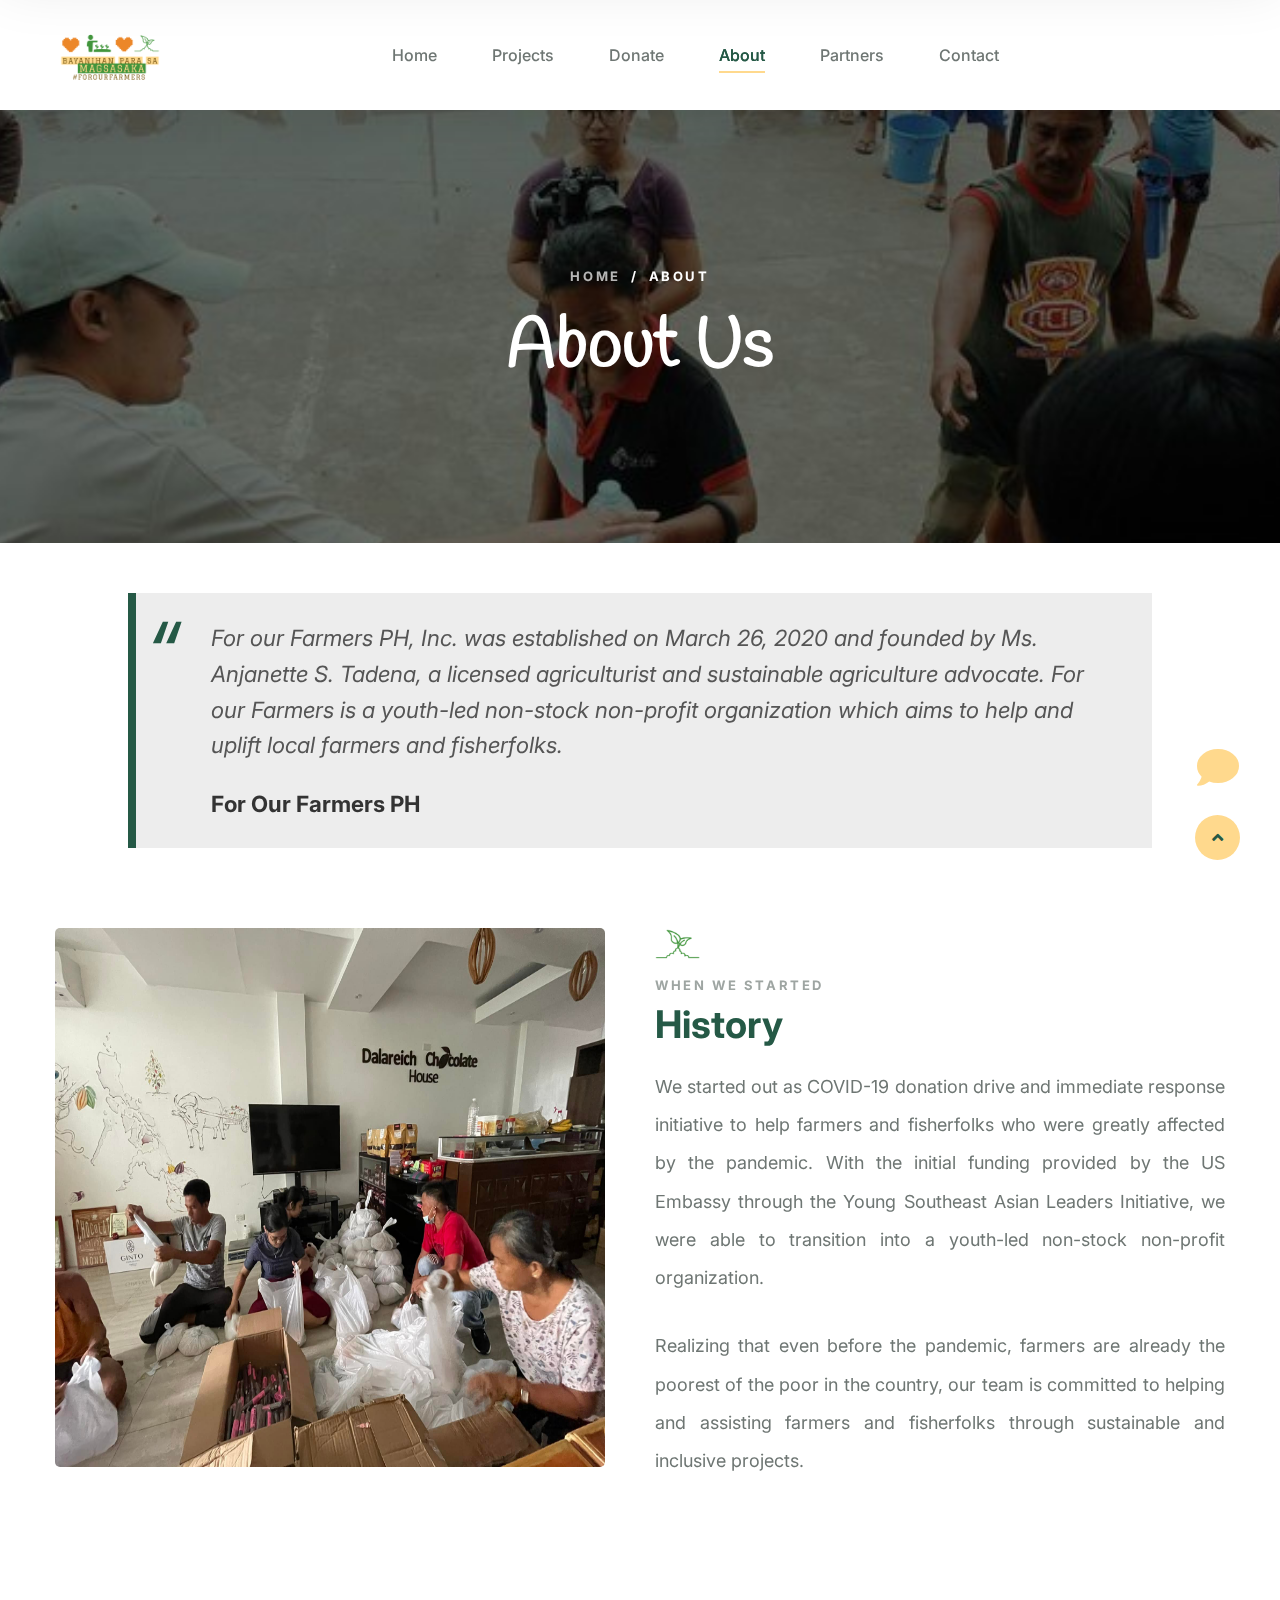
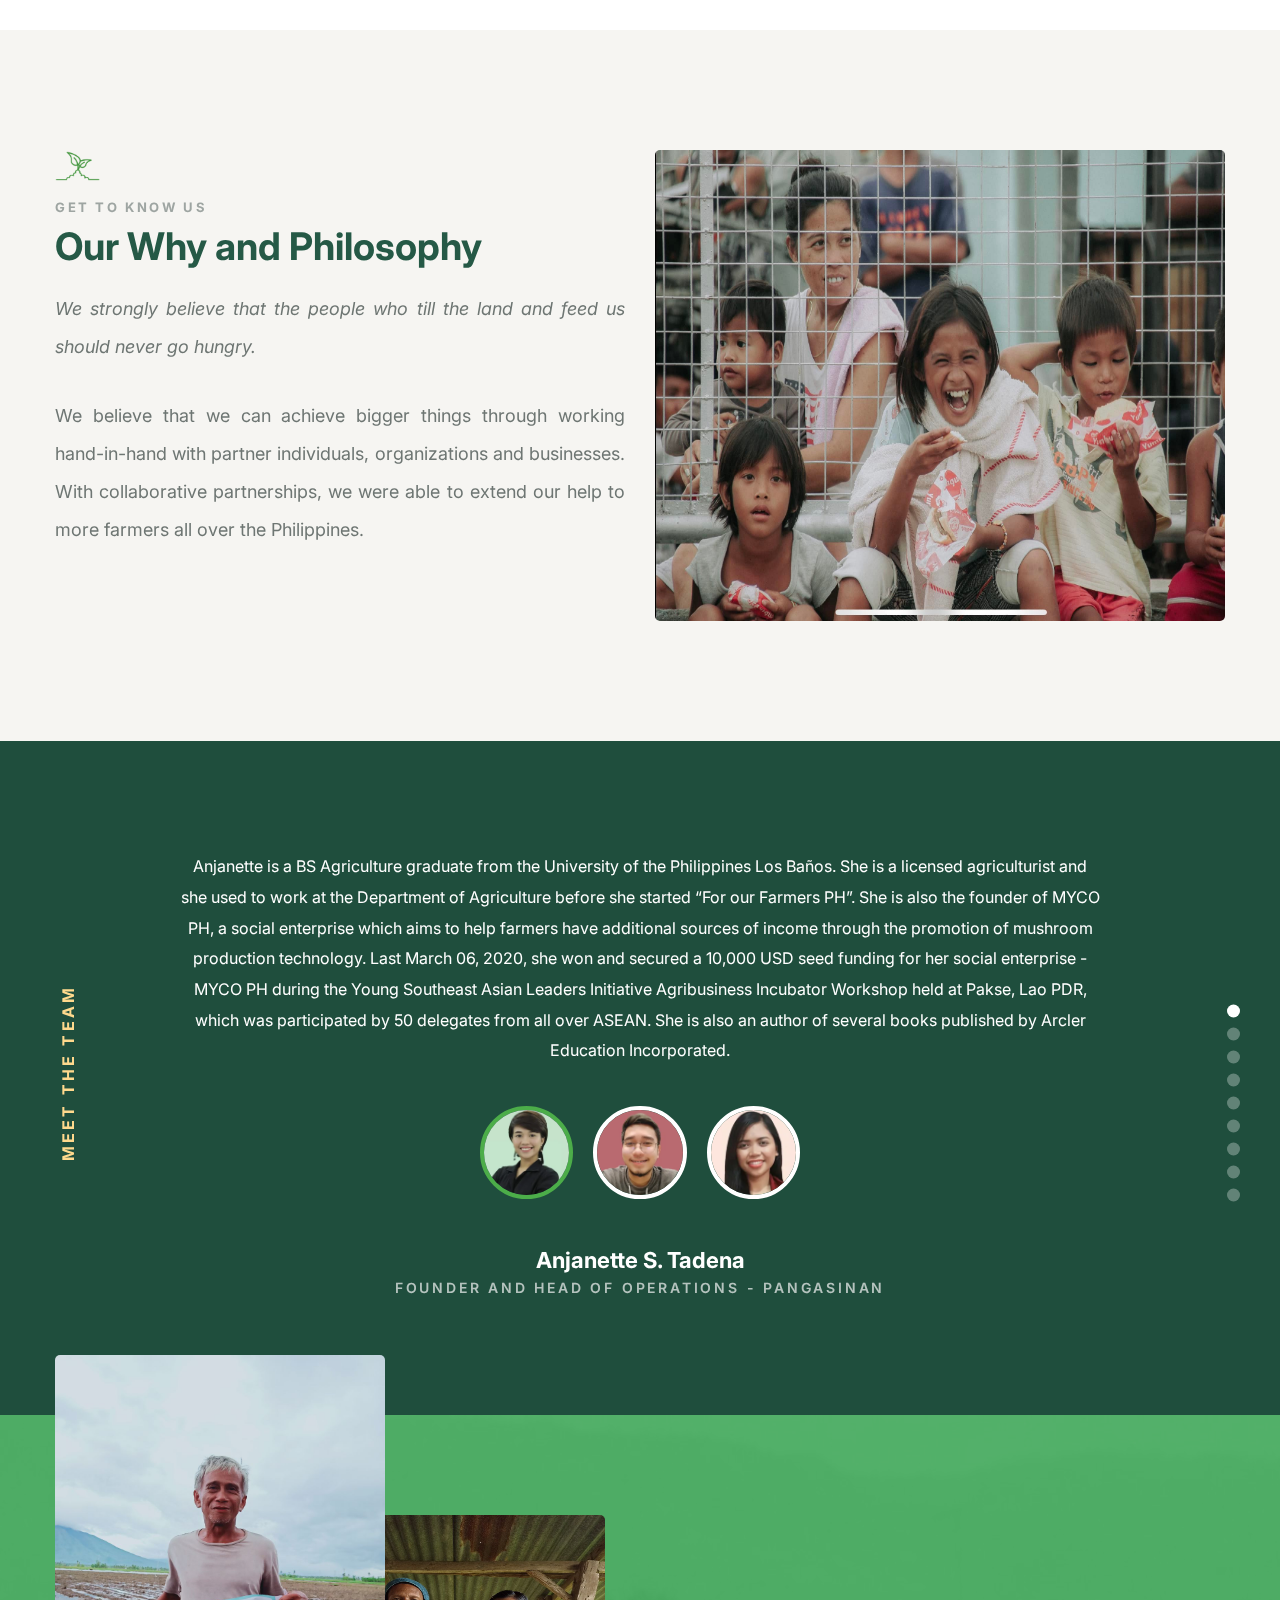
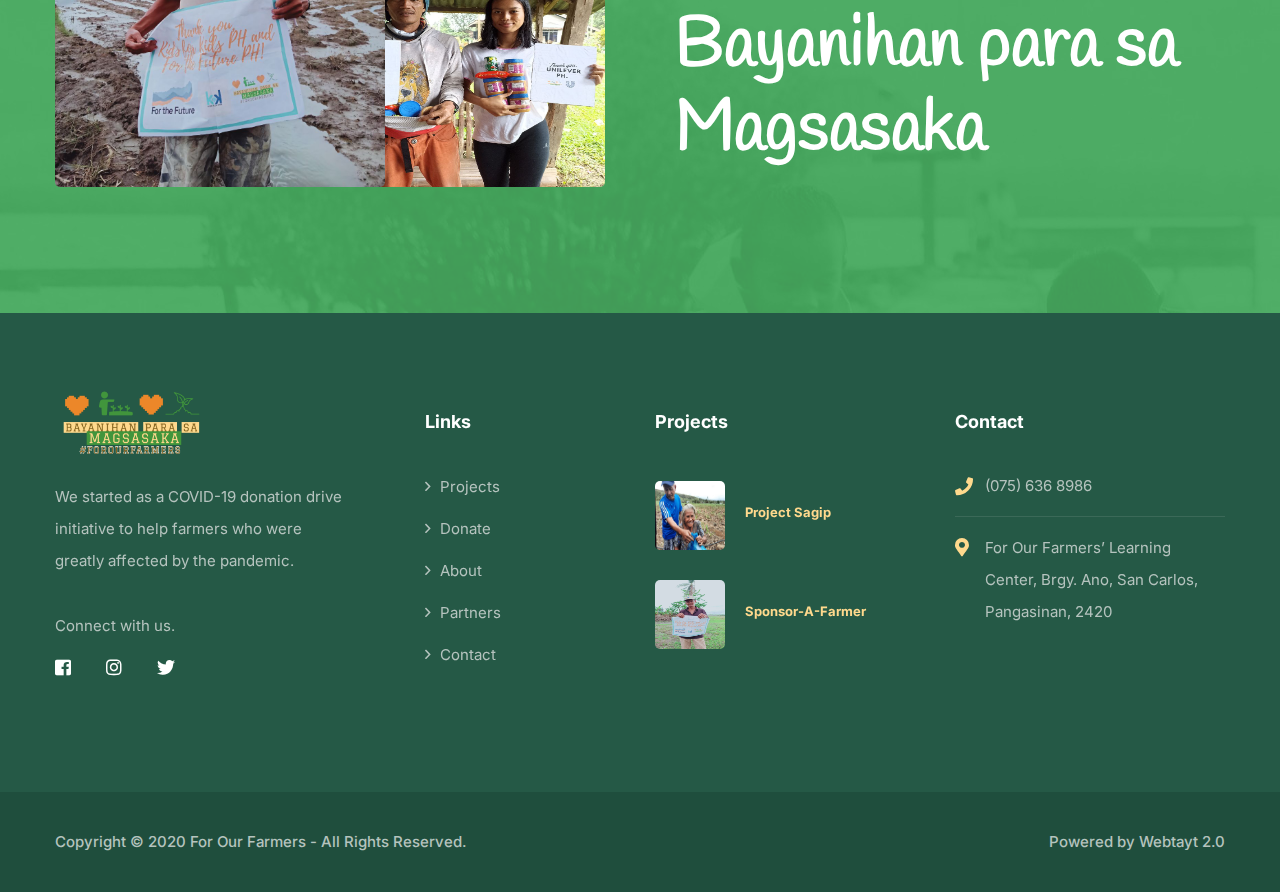
<file: about.html>
<!DOCTYPE html>
<html lang="en">
<head>
    <!-- Meta Data -->
    <meta charset="UTF-8">
    <meta name="viewport" content="width=device-width, initial-scale=1.0">
    <meta name="description" content="For Our Farmers Bayanihan Para sa Magsasaka">
    <meta content="assets/media/Cover.png" property="og:image">
    <meta content="assets/media/Cover.png" property="og:image:secure_url">
    <meta content="assets/media/Cover.png" itemprop="image">

    <title> About | For Our Farmers </title>

    <!-- Favicons -->
    <link rel="icon" type="image/png" sizes="32x32" href="assets/media/Logos/FOF Logo/For our Farmers Logo.png">
    <link rel="icon" type="image/png" sizes="16x16" href="assets/media/Logos/FOF Logo/For our Farmers Logo.png">

    <!-- Fonts -->
    <link rel="preconnect" href="https://fonts.gstatic.com/">
    <link href="https://fonts.googleapis.com/css2?family=Handlee&amp;family=Inter:wght@100;200;300;400;500;600;700;800;900&amp;display=swap" rel="stylesheet">

    <!-- Site Stylesheet -->
    <link rel="stylesheet" href="assets/css/bootstrap.min.css">
    <link rel="stylesheet" href="assets/css/fontawesome-all.min.css">
    <link rel="stylesheet" href="assets/css/swiper.min.css">
    <link rel="stylesheet" href="assets/css/main.css">

</head>
<body>
<div class="page-wrapper">
    <header class="main-header">
        <nav class="main-menu">
            <div class="container">
                <div class="logo-box">
                    <a href="index.html" aria-label="logo image"><img src="assets/media/Logos/FOF Logo/For our Farmers Logo.png" width="110" alt=""></a>
                    <span class="fa fa-bars mobile-nav__toggler"></span>
                </div>
                <ul class="main-menu__list">
                    <li>
                        <a href="index.html">Home</a>
                    </li>
                    <li>
                        <a href="projects.html">Projects</a>
                    </li>
                    <li>
                        <a href="donate.html">Donate</a>
                    </li>
                    <li>
                        <a href="about.html">About</a>
                    </li>
                    <li>
                        <a href="index.html#partners-section">Partners</a>
                    </li>
                    <li>
                        <a href="contact.html">Contact</a>
                    </li>
                </ul>
            </div>
        </nav>
    </header>

    <!-- Scrollable Nav -->
    <div class="sticky-header sticky-menu main-menu">
        <div class="sticky-header__content"></div>
    </div>

    <!-- About Start -->
    <section class="page-header">
        <div class="page-header__bg" style="background-image: url('assets/media/Projects/Project Sagip/Bohol Documentation/about-bg.jpg');"></div>
        <div class="container">
            <ul class="thm-breadcrumb list-unstyled">
                <li><a href="index.html">Home</a></li>
                <li>/</li>
                <li><span>About</span></li>
            </ul>
            <h2>About Us</h2>
        </div>
    </section>
    <blockquote>
        For our Farmers PH, Inc. was established on March 26, 2020 and founded by Ms. Anjanette S.
        Tadena, a licensed agriculturist and sustainable agriculture advocate. For our Farmers is a
        youth-led non-stock non-profit organization which aims to help and uplift local farmers and
        fisherfolks.
        <span>For Our Farmers PH</span>
    </blockquote>
    <!-- History -->
    <section class="about-us">
        <div class="container">
            <div class="row">
                <div class="col-lg-6">
                    <div class="about-us__image">
                        <img src="assets/media/Projects/Project Sagip/Bohol Documentation/270208292_10227815106181953_1964782130427653021_n.jpeg" width="550" height="539" alt="">
                    </div>
                </div>
                <div class="col-lg-6">
                    <div class="about-us__content">
                        <div class="block-title">
                            <div class="block-title__image"></div>
                            <p>When we started</p>
                            <h3>History</h3>
                        </div>
                        <div class="about-us__summary">
                            <p> We started out as COVID-19 donation drive and immediate response
                                initiative to help farmers and fisherfolks who were greatly affected by the
                                pandemic. With the initial funding provided by the US Embassy through the
                                Young Southeast Asian Leaders Initiative, we were able to transition into a
                                youth-led non-stock non-profit organization. </p>
                        </div>
                        <div class="about-us__summary">
                            <p> Realizing that even before the pandemic, farmers are already the poorest of the poor
                                in the country, our team is committed to helping and assisting farmers and fisherfolks
                                through sustainable and inclusive projects. </p>
                        </div>
                    </div>
                </div>
            </div>
        </div>
    </section>
    <!-- Our Why and Philosophy -->
    <section class="about-us" style="background-color: #F6F5F2">
        <div class="container">
            <div class="row">
                <div class="col-lg-6">
                    <div class="about-us__content">
                        <div class="block-title">
                            <div class="block-title__image"></div>
                            <p>Get to know us</p>
                            <h3>Our Why and Philosophy</h3>
                        </div>
                        <div class="about-us__summary">
                            <p><i> We strongly believe that the people who till the land and feed us should never go hungry. </i></p>
                        </div>
                        <div class="about-us__summary">
                            <p> We believe that we can achieve bigger things through working hand-in-hand with partner individuals, organizations and businesses. With collaborative partnerships, we were able to extend our help to more farmers all over the Philippines. </p>
                        </div>
                    </div>
                </div>
                <div class="col-lg-6">
                    <div class="about-us__image">
                        <img src="assets/media/Projects/Project Sagip/Bohol Documentation/270058605_10227827012039592_3805387145282306421_n.jpeg" height="471" alt="">
                    </div>
                </div>
            </div>
        </div>
    </section>
    <!-- Meet the Team -->
    <section class="teams teams__about">
        <div class="container">
            <h2 class="teams__title">Meet the Team</h2>
            <div id="teams__carousel" class="teams__carousel swiper-container">
                <div class="swiper-wrapper">
                    <div class="swiper-slide">
                        <p> Anjanette is a BS Agriculture graduate from the University of the Philippines
                            Los Baños. She is a licensed agriculturist and she used to work at the
                            Department of Agriculture before she started “For our Farmers PH”.
                            She is also the founder of MYCO PH, a social enterprise which aims to help
                            farmers have additional sources of income through the promotion of mushroom
                            production technology. Last March 06, 2020, she won and secured a 10,000 USD
                            seed funding for her social enterprise - MYCO PH during the Young Southeast
                            Asian Leaders Initiative Agribusiness Incubator Workshop held at Pakse,
                            Lao PDR, which was participated by 50 delegates from all over ASEAN. She is
                            also an author of several books published by Arcler Education Incorporated. </p>
                    </div>
                    <div class="swiper-slide">
                        <p> Jordan is a BS Agriculture graduate from Central Luzon State University. He
                            ranked 8th during the 2015 Agriculture Licensure Exam. He is currently taking
                            up his Masters Degree in Soil Science at the University of the Philippines
                            Los Baños under the DOST-ASTHRDP Scholarship Program. He is affiliated with
                            the Bureau of Soils and Water Management. His expertise is agricultural
                            land-suitability evaluation.</p>
                    </div>
                    <div class="swiper-slide">
                        <p> Rezyl is a BS Agriculture graduate from the University of Science and Technology of
                            Southern Philippines - Claveria campus. She is also the co-founder of Damzyl, an art
                            business dedicated in providing art to clothing brand companies. Last March 06, 2020,
                            she attended the Young Southeast Asian Leaders Initiative Agribusiness Incubator Workshop
                            held at Pakse, Lao PDR which was participated by 50 delegates from all over ASEAN and through
                            that workshop, she met Anjanette.</p>
                    </div>
                    <div class="swiper-slide">
                        <p> An advocate of change, Aileen lives by the principles of purposiveness, pragmatism, and value-laden
                            judgment. She is a people-person and spent several years in Employee Engagement, Performance
                            Management, Human Resource Development, and Marketing Research.</p>
                    </div>
                    <div class="swiper-slide">
                        <p> Isa Garcia is the focal person of the Country Bankers Insurance Group which is the main and
                            key partner of For our Farmers PH in giving term life insurance to farmers and fisherfolks. </p>
                    </div>
                    <div class="swiper-slide">
                        <p> Rejina is a BS Accountancy graduate from Polytechnic University of the Philippines. She became a
                            Certified Public Accountant in May 2015. She was a former auditor from one of the Big 4 Auditing
                            firms in the country. She is now a financial accountant in an Australian company under a BPO firm
                            here in the Philippines and directly reporting to the CFO of the Australian company and is the
                            Head of Finance of For our Farmers PH.</p>
                    </div>
                    <div class="swiper-slide">
                        <p> Antonette Tadena is a graduate of Bachelor of Technology major in Nutrition and Food Technology from
                            Technological University of the Philippines. Aside from being a member of the Digital & Social Department
                            of Bayanihan para sa Magsasaka, she’s also the focal person of For our Farmers’ Scholarship in Pangasinan Province.</p>
                    </div>
                    <div class="swiper-slide">
                        <p> Gwyneth is a member of the Digital and Social Team. Aims to help any cause through her skills and talent
                            for a greater cause. An Information Technology graduate of MFI Polytechnic Institute Inc. (formerly Meralco Foundation).
                            She is also currently a graphic and web designer for an offshore software development company in Ortigas, Pasig City.
                            She is an experienced designer when designing publicity materials and websites. And won a silver medal in the field of
                            Web Design and Development for the TESDA 2019 NCR Regional Skills Competition last April 10, 2019.</p>
                    </div>
                    <div class="swiper-slide">
                        <p> Engr. Melanie Lorenzo is an Agricultural and Biosystems Engineer. She
                            currently works as an Engineer at the Department of Agriculture - Bureau
                            of Agricultural and Fisheries Engineering and is affiliated as one of the
                            Board of Directors of For our Farmers PH. She is also one of the technical
                            working members of several Philippines Agriculture and Engineering
                            Standards. Her advocacies include sustainable agriculture and food
                            security.</p>
                    </div>
                </div>
            </div>
            <div id="teams__thumb" class="swiper-container">
                <div class="swiper-wrapper">
                    <div class="swiper-slide">
                        <div class="teams__image">
                            <img src="assets/media/About Us - Team Members/anj.jpg" alt="">
                        </div>
                    </div>
                    <div class="swiper-slide">
                        <div class="teams__image">
                            <img src="assets/media/About Us - Team Members/jordan.jpg" alt="">
                        </div>
                    </div>
                    <div class="swiper-slide">
                        <div class="teams__image">
                            <img src="assets/media/About Us - Team Members/rez.jpg" alt="">
                        </div>
                    </div>
                    <div class="swiper-slide">
                        <div class="teams__image">
                            <img src="assets/media/About Us - Team Members/aileen.jpg" alt="">
                        </div>
                    </div>
                    <div class="swiper-slide">
                        <div class="teams__image">
                            <img src="assets/media/About Us - Team Members/isa.jpg" alt="">
                        </div>
                    </div>
                    <div class="swiper-slide">
                        <div class="teams__image">
                            <img src="assets/media/About Us - Team Members/rej.jpg" alt="">
                        </div>
                    </div>
                    <div class="swiper-slide">
                        <div class="teams__image">
                            <img src="assets/media/About Us - Team Members/tonette.jpg" alt="">
                        </div>
                    </div>
                    <div class="swiper-slide">
                        <div class="teams__image">
                            <img src="assets/media/About Us - Team Members/gwyns.jpg" alt="">
                        </div>
                    </div>
                    <div class="swiper-slide">
                        <div class="teams__image">
                            <img src="assets/media/About Us - Team Members/placeholder.png" alt="">
                        </div>
                    </div>
                </div>
            </div>
            <div id="teams__meta" class="teams__carousel swiper-container">
                <div class="swiper-wrapper">
                    <div class="swiper-slide">
                        <div class="teams__meta">
                            <h4>Anjanette S. Tadena</h4>
                            <span>Founder and Head of Operations - Pangasinan</span>
                        </div>
                    </div>
                    <div class="swiper-slide">
                        <div class="teams__meta">
                            <h4>Jordan G. Calura</h4>
                            <span>Head of Operations - Tarlac</span>
                        </div>
                    </div>
                    <div class="swiper-slide">
                        <div class="teams__meta">
                            <h4>Rezyl Jumawid</h4>
                            <span>Head of Operations - Misamis Oriental</span>
                        </div>
                    </div>
                    <div class="swiper-slide">
                        <div class="teams__meta">
                            <h4>Aileen S. Tadena</h4>
                            <span>Head - Digital & Social Department</span>
                        </div>
                    </div>
                    <div class="swiper-slide">
                        <div class="teams__meta">
                            <h4>Isa Garcia</h4>
                            <span>Focal Person, CBIG</span>
                        </div>
                    </div>
                    <div class="swiper-slide">
                        <div class="teams__meta">
                            <h4>Rejina Tarnate</h4>
                            <span>Head of Finance</span>
                        </div>
                    </div>
                    <div class="swiper-slide">
                        <div class="teams__meta">
                            <h4>Antonette Tadena</h4>
                            <span>Member, Digital & Social Department</span>
                        </div>
                    </div>
                    <div class="swiper-slide">
                        <div class="teams__meta">
                            <h4>Gwyneth Cristo</h4>
                            <span>Member, Digital & Social Department</span>
                        </div>
                    </div>
                    <div class="swiper-slide">
                        <div class="teams__meta">
                            <h4>Engr. Melanie Lorenzo</h4>
                            <span>Board of Directors</span>
                        </div>
                    </div>
                </div>
            </div>
            <div class="swiper-pagination" id="teams__swiper-pagination"></div>
        </div>
    </section>
    <!-- about-tagline -->
    <section class="about-tagline" >
        <img class="about-tagline__bg" src="assets/media/Projects/Project Sagip/Bohol Documentation/270034426_10227827011759585_5126947036108988455_n.jpeg" alt="" />
        <div class="container">
            <div class="row">
                <div class="col-lg-5">
                    <div class="about-tagline-image">
                        <img src="assets/media/Projects/Kids for Kids x FOF PH Documentation/IMG_7983.JPG" width="330" height="432" alt="">
                        <img src="assets/media/Projects/Project Sagip/Misamis, CDO Feb 2022/IMG_9547.JPG" width="270" height="272" alt="">
                    </div>
                </div>
                <div class="col-lg-7">
                    <div class="about-tagline-content">
                        <h3>Bayanihan para sa Magsasaka</h3>
                    </div>
                </div>
            </div>
        </div>
    </section>
    <!--About End -->

    <!-- Footer Start -->
    <footer class="site-footer">
        <div class="container">
            <div class="row">
                <div class="col-sm-12 col-md-6 col-lg-6 col-xl-4">
                    <div class="footer-widget">
                        <a href="index.html" class="footer-widget__Logo">
                            <img src="assets/media/Logos/FOF Logo/For our Farmers Logo.png" width="153" alt="">
                        </a>
                        <p> We started as a COVID-19 donation drive initiative to help farmers who were greatly affected by the pandemic. </p>
                        <br><br><br>
                        <p> Connect with us. </p>
                        <div class="mc-form__response"></div>
                        <div class="footer__social">
                            <a href="https://www.facebook.com/forourfarmersph" target="_blank" class="fab fa-facebook-square"></a>
                            <a href="https://www.instagram.com/forourfarmers/" target="_blank" class="fab fa-instagram"></a>
                            <a href="https://twitter.com/forourfarmers" target="_blank" class="fab fa-twitter"></a>
                        </div>
                    </div>
                </div>
                <div class="col-sm-12 col-md-6 col-lg-6 col-xl-2">
                    <div class="footer-widget footer-widget__links-widget">
                        <h3 class="footer-widget__title">Links</h3>
                        <ul class="list-unstyled footer-widget__links">
                            <li><a href="projects.html">Projects</a></li>
                            <li><a href="donate.html">Donate</a></li>
                            <li><a href="about.html">About</a></li>
                            <li><a href="index.html#partners-section">Partners</a></li>
                            <li><a href="contact.html">Contact</a></li>
                        </ul>
                    </div>
                </div>
                <div class="col-sm-12 col-md-6 col-lg-6 col-xl-3">
                    <div class="footer-widget">
                        <h3 class="footer-widget__title">Projects</h3>
                        <ul class="list-unstyled footer-widget__post">
                            <li>
                                <img src="assets/media/Projects/Project Sagip/Negros Documentation/267087238_439406987723103_2096741870376164999_n.jpg" alt="">
                                <div class="footer-widget__post-content">
                                    <span>Project Sagip</span>
                                </div>
                            </li>
                            <li>
                                <img src="assets/media/Projects/Kids for Kids x FOF PH Documentation/IMG_7968.JPG" alt="">
                                <div class="footer-widget__post-content">
                                    <span>Sponsor-A-Farmer</span>
                                </div>
                            </li>
                        </ul>
                    </div>
                </div>
                <div class="col-sm-12 col-md-6 col-lg-6 col-xl-3">
                    <h3 class="footer-widget__title">Contact</h3>
                    <ul class="list-unstyled footer-widget__contact">
                        <li>
                            <i class="fa fa-phone"></i>
                            <a href="tel:(075) 636 8986">(075) 636 8986</a>
                        </li>
                        <li>
                            <i class="fa fa-map-marker-alt"></i>
                            <a href="https://goo.gl/maps/WyAYm2YEBvDpVdri7" target="_blank">For Our Farmers’ Learning Center, Brgy. Ano, San Carlos, Pangasinan, 2420</a>
                        </li>
                    </ul>
                </div>
            </div>
        </div>
    </footer>
    <div class="bottom-footer">
        <div class="container">
            <p>Copyright © 2020 For Our Farmers - All Rights Reserved.</p>
            <div class="bottom-footer__links">
                <p>Powered by Webtayt 2.0</p>
            </div>
        </div>
    </div>
    <!-- Footer End -->
</div>

<!-- Chat Floating Action Button -->
<div class="floating-contact-form">
    <div class="form-container">
        <h3> We'd love to hear from you!</h3>
        <form action="#">
            <div class="field-container">
                <input type="text" id="name" placeholder="Name" required>
            </div>
            <div class="field-container">
                <input type="text" id="email" placeholder="Email" required>
            </div>
            <div class="field-container">
                <textarea id="Message" placeholder="How can we help?" cols="30" rows="10" required></textarea>
            </div>
            <input type="submit" value="Send">
        </form>
    </div>
    <div class="contact-icon">
        <i class="fas fa-comment"></i>
    </div>
</div>

<!-- Mobile View -->
<div class="mobile-nav__wrapper">
    <div class="mobile-nav__overlay mobile-nav__toggler"></div>

    <div class="mobile-nav__content">
        <span class="mobile-nav__close mobile-nav__toggler"><i class="far fa-times"></i></span>
        <div class="logo-box">
            <a href="index.html" aria-label="logo image"><img src="assets/media/Logos/FOF Logo/For our Farmers Logo.png" width="155" alt="" /></a>
        </div>

        <div class="mobile-nav__container"></div>

    </div>
</div>

<a href="#" data-target="html" class="scroll-to-target scroll-to-top"><i class="fa fa-angle-up"></i></a>

<!-- JQuery Plugins -->
<script src="assets/js/swiper.min.js"></script>
<script src="assets/js/jquery-3.5.1.min.js"></script>
<script src="assets/js/theme.js"></script>

</body>
</html>
</file>
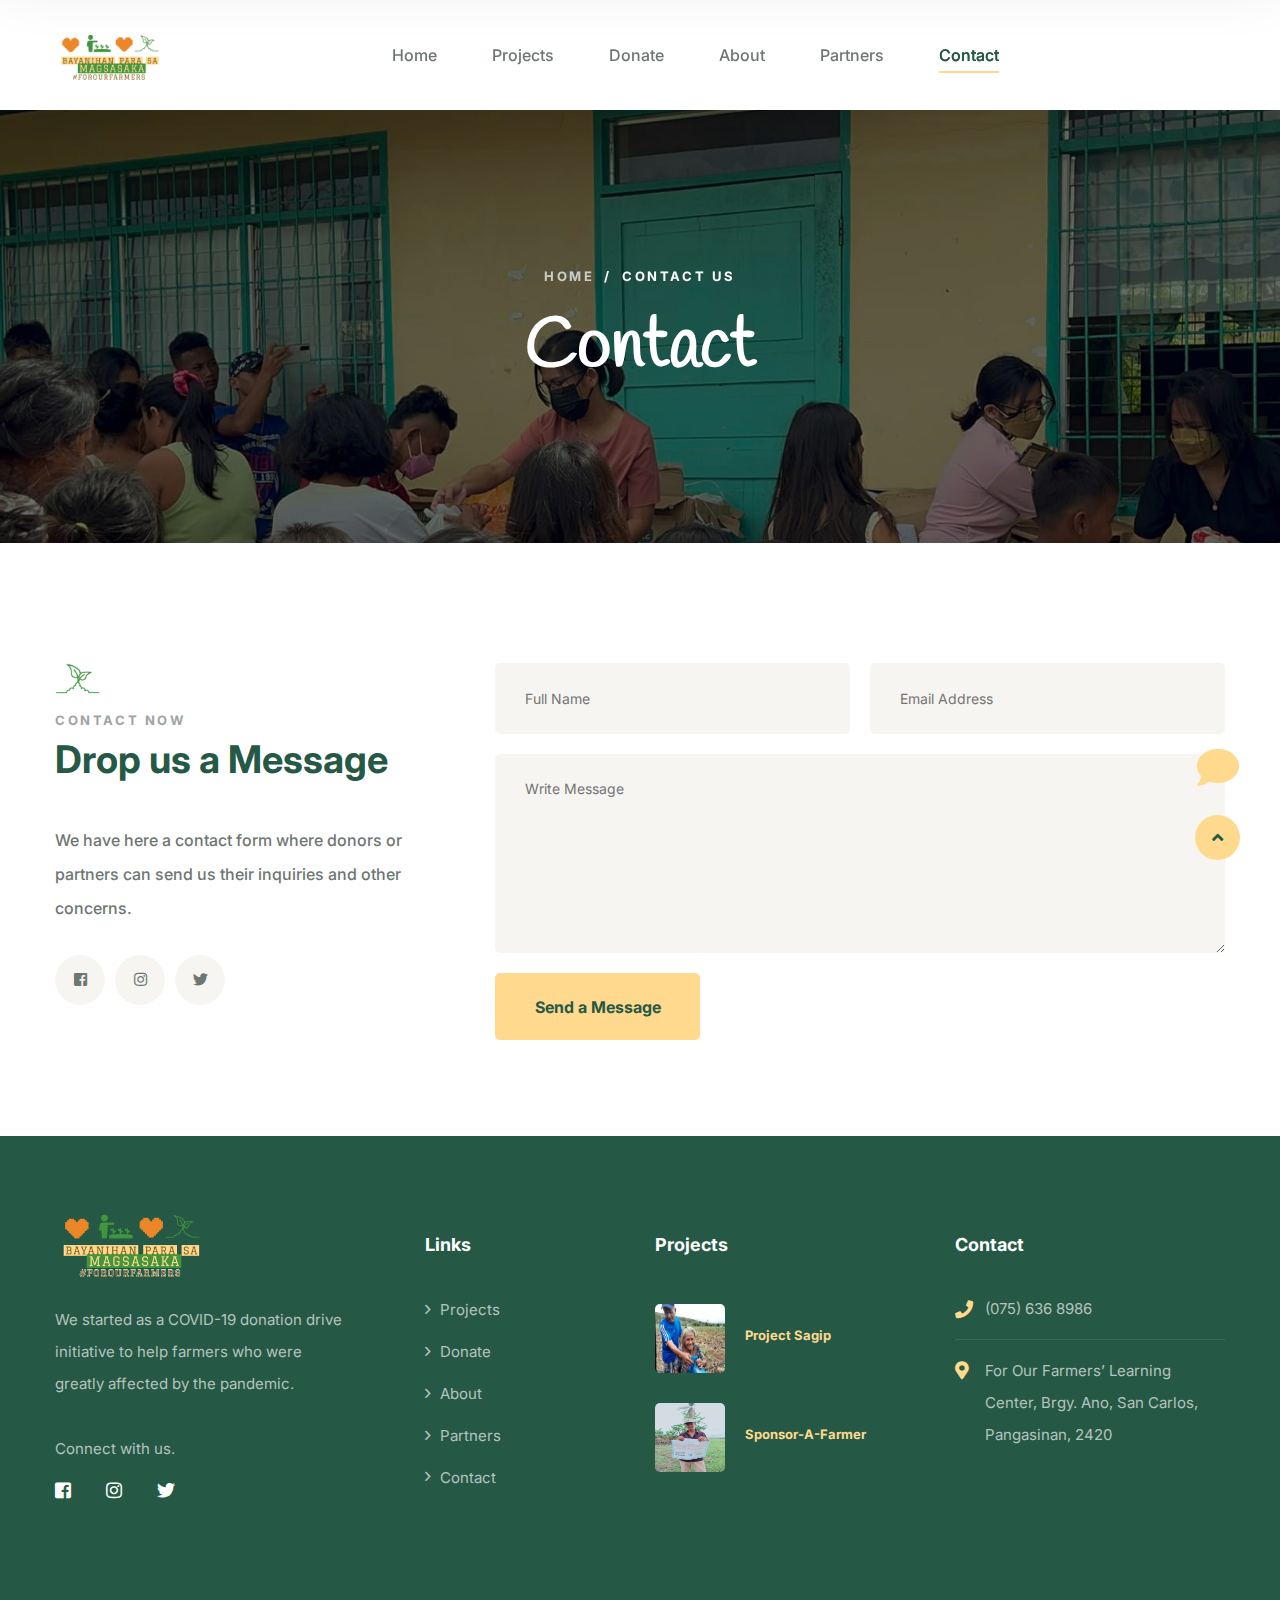
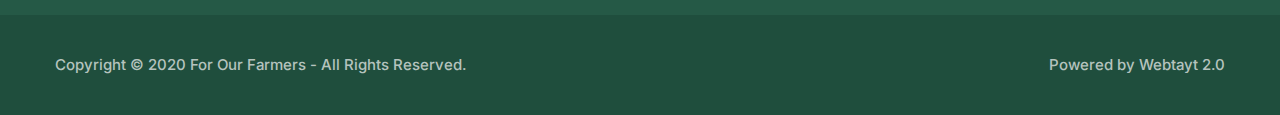
<file: contact.html>
<!DOCTYPE html>
<html lang="en">
<head>
 <!-- Meta Data -->
 <meta charset="UTF-8">
 <meta name="viewport" content="width=device-width, initial-scale=1.0">
 <meta name="description" content="For Our Farmers Bayanihan Para sa Magsasaka">
 <meta content="assets/media/Cover.png" property="og:image">
 <meta content="assets/media/Cover.png" property="og:image:secure_url">
 <meta content="assets/media/Cover.png" itemprop="image">

 <title> Contact | For Our Farmers </title>

 <!-- Favicons -->
 <link rel="icon" type="image/png" sizes="32x32" href="assets/media/Logos/FOF Logo/For our Farmers Logo.png">
 <link rel="icon" type="image/png" sizes="16x16" href="assets/media/Logos/FOF Logo/For our Farmers Logo.png">

 <!-- Fonts -->
 <link rel="preconnect" href="https://fonts.gstatic.com/">
 <link href="https://fonts.googleapis.com/css2?family=Handlee&amp;family=Inter:wght@100;200;300;400;500;600;700;800;900&amp;display=swap" rel="stylesheet">

 <!-- Site Stylesheet -->
 <link rel="stylesheet" href="assets/css/bootstrap.min.css">
 <link rel="stylesheet" href="assets/css/fontawesome-all.min.css">
 <link rel="stylesheet" href="assets/css/main.css">

</head>
<body>
<div class="page-wrapper">
 <header class="main-header">
  <nav class="main-menu">
   <div class="container">
    <div class="logo-box">
     <a href="index.html" aria-label="logo image"><img src="assets/media/Logos/FOF Logo/For our Farmers Logo.png" width="110" alt=""></a>
     <span class="fa fa-bars mobile-nav__toggler"></span>
    </div>
    <ul class="main-menu__list">
     <li>
      <a href="index.html">Home</a>
     </li>
     <li>
      <a href="projects.html">Projects</a>
     </li>
     <li>
      <a href="donate.html">Donate</a>
     </li>
     <li>
      <a href="about.html">About</a>
     </li>
     <li>
      <a href="index.html#partners-section">Partners</a>
     </li>
     <li>
      <a href="contact.html">Contact</a>
     </li>
    </ul>
   </div>
  </nav>
 </header>

 <!-- Scrollable Nav -->
 <div class="sticky-header sticky-menu main-menu">
  <div class="sticky-header__content"></div>
 </div>

 <!-- Contact Start -->
 <section class="page-header">
  <div class="page-header__bg" style="background-image: url('assets/media/Projects/Project Sagip/Bohol Documentation/contact-bg.jpg');"></div>
  <div class="container">
   <ul class="thm-breadcrumb list-unstyled">
    <li><a href="index.html">Home</a></li>
    <li>/</li>
    <li><span>Contact Us</span></li>
   </ul>
   <h2>Contact</h2>
  </div>
 </section>
 <section class="contact-one">
  <div class="container">
   <div class="row">
    <div class="col-sm-12 col-md-12 col-lg-6 col-xl-4">
     <div class="contact-one__content">
      <div class="block-title">
       <div class="block-title__image"></div>
       <p>Contact now</p>
       <h3>Drop us a Message</h3>
      </div>
      <div class="contact-one__summary">
       <p>We have here a contact form where donors or partners can send us their inquiries
        and other concerns.</p>
      </div>
      <div class="contact-one__social">
       <a href="https://www.facebook.com/forourfarmersph" target="_blank"><i class="fab fa-facebook-square"></i></a>
       <a href="https://www.instagram.com/forourfarmers/" target="_blank"><i class="fab fa-instagram"></i></a>
       <a href="https://twitter.com/forourfarmers" target="_blank"><i class="fab fa-twitter"></i></a>
      </div>
     </div>
    </div>
    <!-- Note: insert Javascript pa -->
    <div class="col-sm-12 col-md-12 col-lg-6 col-xl-8" >
     <form action="?" id="contact-form" class="contact-one__form contact-form-validated" method="get" name="email-form"> 
      <div class="row">
       <div class="col-lg-6">
        <input type="text" name="name" placeholder="Full Name">
       </div>
       <div class="col-lg-6">
        <input type="text" name="email" placeholder="Email Address" required>
       </div>
       <div class="col-lg-12">
        <textarea name="message" placeholder="Write Message"></textarea>
       </div>
       <div class="col-lg-12">
        <button type="submit" class="thm-btn">Send a Message</button>
       </div>
      </div>
     </form>
     <!-- Hidden Div -->
        <div class="hidden-div" id="hidden-div" style="display: none;" >
          <img class="hidden-div-img" src="assets/images/contacts-check.gif" alt="" style="height: 50px; width: 50px;">
            <p class="hidden-div-p">Thank you for your inquiry! We will get back to you as soon as we can.</p>
        </div>
    </div>
   </div>
  </div>
 </section>
<!--Contact End -->

<script>
  var showHidden = document.getElementById("hidden-div");
  document.forms['email-form'].addEventListener('submit', function (event) {
      // Do something with the form's data here
      this.style['display'] = 'none';
      showHidden.style.display = 'block';
      event.preventDefault();/*w  w w.  j av  a2s.c  o  m*/
  });

</script> 

 <!-- Footer Start -->
 <footer class="site-footer">
  <div class="container">
   <div class="row">
    <div class="col-sm-12 col-md-6 col-lg-6 col-xl-4">
     <div class="footer-widget">
      <a href="index.html" class="footer-widget__Logo">
       <img src="assets/media/Logos/FOF Logo/For our Farmers Logo.png" width="153" alt="">
      </a>
      <p> We started as a COVID-19 donation drive initiative to help farmers who were greatly affected by the pandemic. </p>
      <br><br><br>
      <p> Connect with us. </p>
      <div class="mc-form__response"></div>
      <div class="footer__social">
       <a href="https://www.facebook.com/forourfarmersph" target="_blank" class="fab fa-facebook-square"></a>
       <a href="https://www.instagram.com/forourfarmers/" target="_blank" class="fab fa-instagram"></a>
       <a href="https://twitter.com/forourfarmers" target="_blank" class="fab fa-twitter"></a>
      </div>
     </div>
    </div>
    <div class="col-sm-12 col-md-6 col-lg-6 col-xl-2">
     <div class="footer-widget footer-widget__links-widget">
      <h3 class="footer-widget__title">Links</h3>
      <ul class="list-unstyled footer-widget__links">
       <li><a href="projects.html">Projects</a></li>
       <li><a href="donate.html">Donate</a></li>
       <li><a href="about.html">About</a></li>
       <li><a href="index.html#partners-section">Partners</a></li>
       <li><a href="contact.html">Contact</a></li>
      </ul>
     </div>
    </div>
    <div class="col-sm-12 col-md-6 col-lg-6 col-xl-3">
     <div class="footer-widget">
      <h3 class="footer-widget__title">Projects</h3>
      <ul class="list-unstyled footer-widget__post">
       <li>
        <img src="assets/media/Projects/Project Sagip/Negros Documentation/267087238_439406987723103_2096741870376164999_n.jpg" alt="">
        <div class="footer-widget__post-content">
         <span>Project Sagip</span>
        </div>
       </li>
       <li>
        <img src="assets/media/Projects/Kids for Kids x FOF PH Documentation/IMG_7968.JPG" alt="">
        <div class="footer-widget__post-content">
         <span>Sponsor-A-Farmer</span>
        </div>
       </li>
      </ul>
     </div>
    </div>
    <div class="col-sm-12 col-md-6 col-lg-6 col-xl-3">
     <h3 class="footer-widget__title">Contact</h3>
     <ul class="list-unstyled footer-widget__contact">
      <li>
       <i class="fa fa-phone"></i>
       <a href="tel:(075) 636 8986">(075) 636 8986</a>
      </li>
      <li>
       <i class="fa fa-map-marker-alt"></i>
       <a href="https://goo.gl/maps/WyAYm2YEBvDpVdri7" target="_blank">For Our Farmers’ Learning Center, Brgy. Ano, San Carlos, Pangasinan, 2420</a>
      </li>
     </ul>
    </div>
   </div>
  </div>
 </footer>
 <div class="bottom-footer">
  <div class="container">
   <p>Copyright © 2020 For Our Farmers - All Rights Reserved.</p>
   <div class="bottom-footer__links">
    <p>Powered by Webtayt 2.0</p>
   </div>
  </div>
 </div>
 <!-- Footer End -->
</div>

<!-- Chat Floating Action Button -->
<div class="floating-contact-form">
 <div class="form-container">
  <h3> We'd love to hear from you!</h3>
  <form action="#">
   <div class="field-container">
    <input type="text" id="name" placeholder="Name" required>
   </div>
   <div class="field-container">
    <input type="text" id="email" placeholder="Email" required>
   </div>
   <div class="field-container">
    <textarea id="Message" placeholder="How can we help?" cols="30" rows="10" required></textarea>
   </div>
   <input type="submit" value="Send">
  </form>
 </div>
 <div class="contact-icon">
  <i class="fas fa-comment"></i>
 </div>
</div>

<!-- Mobile View -->
<div class="mobile-nav__wrapper">
 <div class="mobile-nav__overlay mobile-nav__toggler"></div>

 <div class="mobile-nav__content">
  <span class="mobile-nav__close mobile-nav__toggler"><i class="far fa-times"></i></span>
  <div class="logo-box">
   <a href="index.html" aria-label="logo image"><img src="assets/media/Logos/FOF Logo/For our Farmers Logo.png" width="155" alt="" /></a>
  </div>

  <div class="mobile-nav__container"></div>

 </div>
</div>

<a href="#" data-target="html" class="scroll-to-target scroll-to-top"><i class="fa fa-angle-up"></i></a>

<!-- JQuery Plugins -->
<script src="assets/js/jquery-3.5.1.min.js"></script>
<script src="assets/js/theme.js"></script>

</body>
</html>
</file>
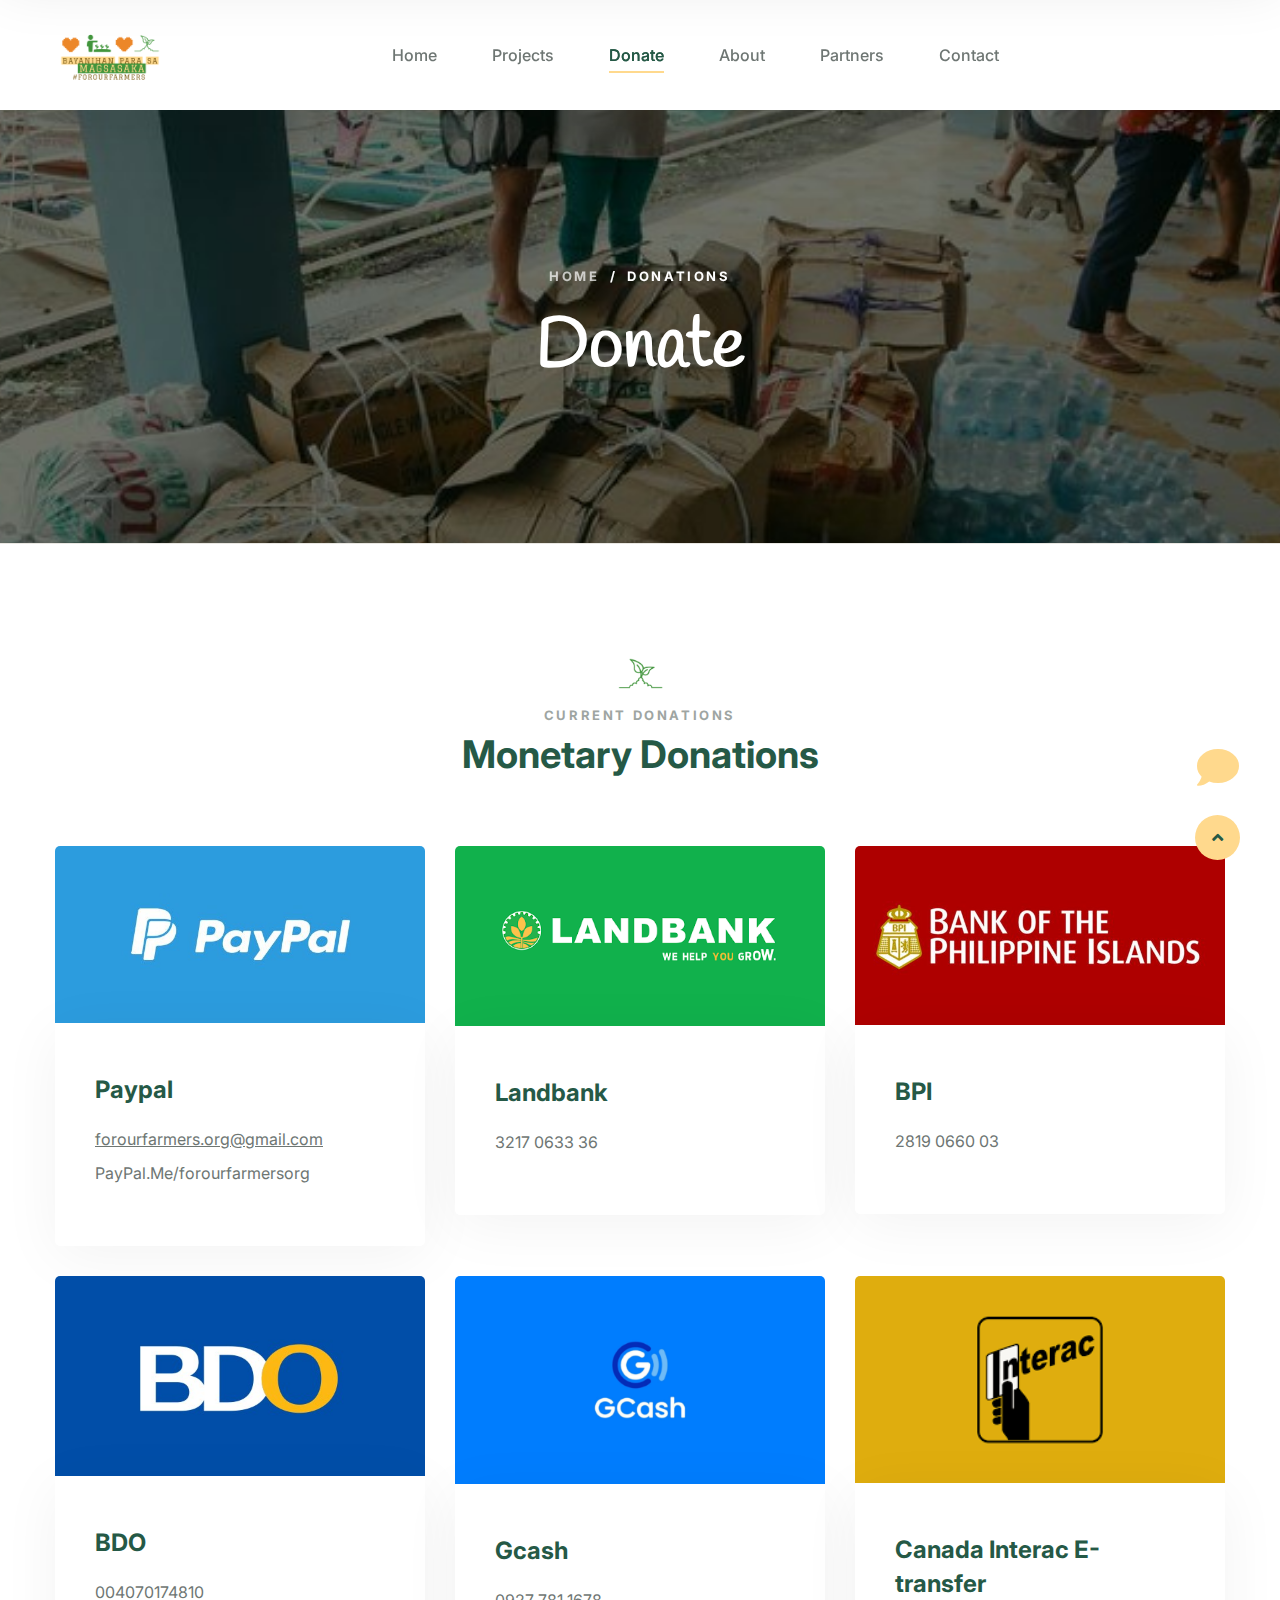
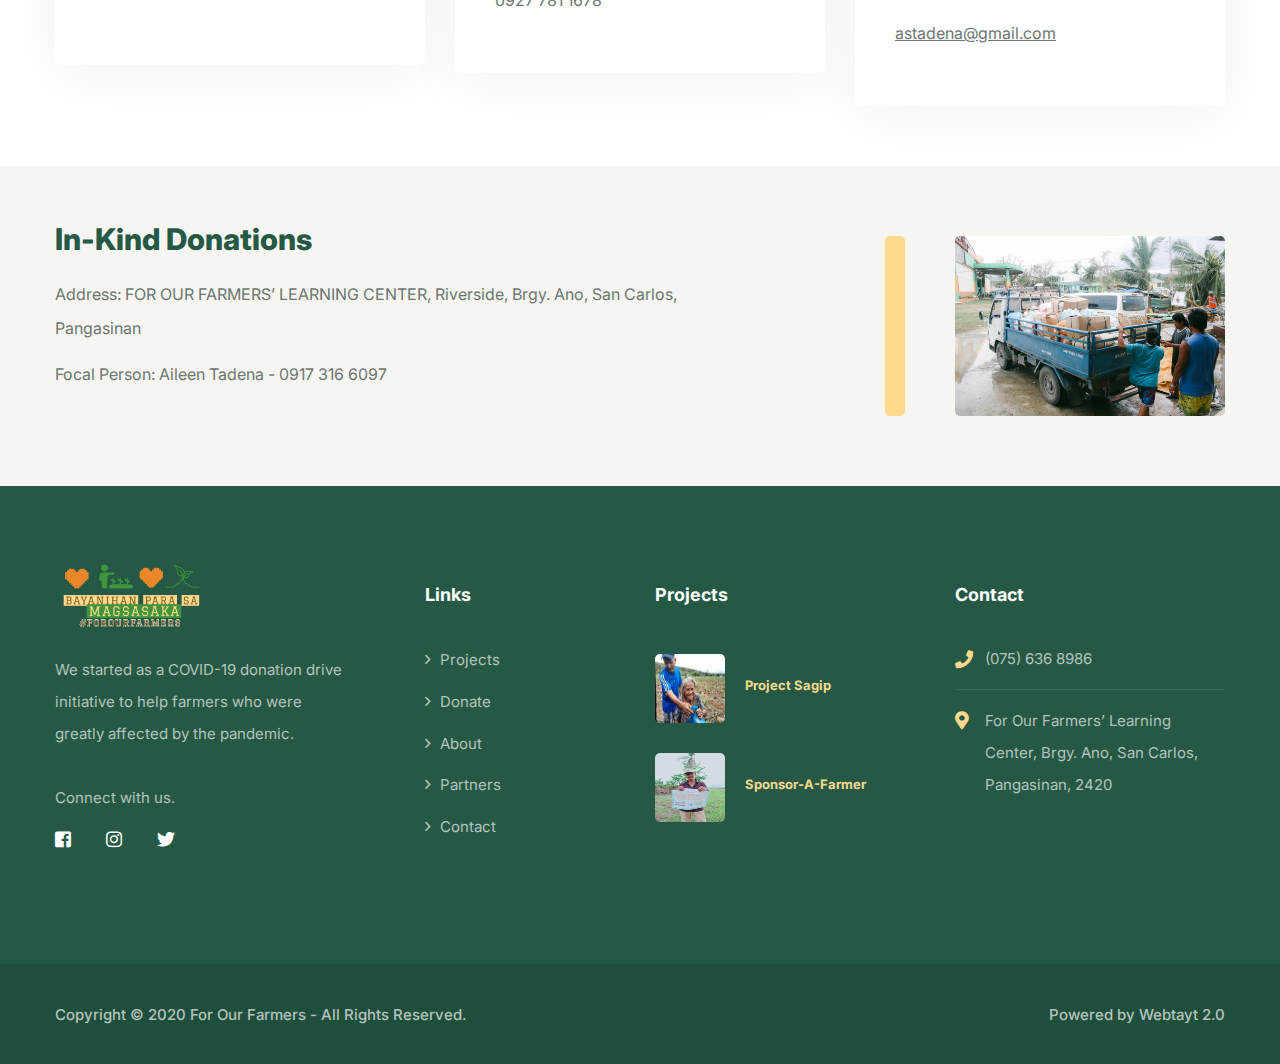
<file: donate.html>
<!DOCTYPE html>
<html lang="en">
<head>
    <!-- Meta Data -->
    <meta charset="UTF-8">
    <meta name="viewport" content="width=device-width, initial-scale=1.0">
    <meta name="description" content="For Our Farmers Bayanihan Para sa Magsasaka">
    <meta content="assets/media/Cover.png" property="og:image">
    <meta content="assets/media/Cover.png" property="og:image:secure_url">
    <meta content="assets/media/Cover.png" itemprop="image">

    <title> Donate | For Our Farmers </title>

    <!-- Favicons -->
    <link rel="icon" type="image/png" sizes="32x32" href="assets/media/Logos/FOF Logo/For our Farmers Logo.png">
    <link rel="icon" type="image/png" sizes="16x16" href="assets/media/Logos/FOF Logo/For our Farmers Logo.png">

    <!-- Fonts -->
    <link rel="preconnect" href="https://fonts.gstatic.com/">
    <link href="https://fonts.googleapis.com/css2?family=Handlee&amp;family=Inter:wght@100;200;300;400;500;600;700;800;900&amp;display=swap" rel="stylesheet">

    <!-- Site Stylesheet -->
    <link rel="stylesheet" href="assets/css/bootstrap.min.css">
    <link rel="stylesheet" href="assets/css/fontawesome-all.min.css">
    <link rel="stylesheet" href="assets/css/main.css">

</head>
<body>
<div class="page-wrapper">
    <header class="main-header">
        <nav class="main-menu">
            <div class="container">
                <div class="logo-box">
                    <a href="index.html" aria-label="logo image"><img src="assets/media/Logos/FOF Logo/For our Farmers Logo.png" width="110" alt=""></a>
                    <span class="fa fa-bars mobile-nav__toggler"></span>
                </div>
                <ul class="main-menu__list">
                    <li>
                        <a href="index.html">Home</a>
                    </li>
                    <li>
                        <a href="projects.html">Projects</a>
                    </li>
                    <li>
                        <a href="donate.html">Donate</a>
                    </li>
                    <li>
                        <a href="about.html">About</a>
                    </li>
                    <li>
                        <a href="partners.html">Partners</a>
                    </li>
                    <li>
                        <a href="contact.html">Contact</a>
                    </li>
                </ul>
            </div>
        </nav>
    </header>

    <!-- Scrollable Nav -->
    <div class="sticky-header sticky-menu main-menu">
        <div class="sticky-header__content"></div>
    </div>

    <!-- Donation Start -->
    <section class="page-header">
        <div class="page-header__bg" style="background-image: url('assets/media/Projects/Project Sagip/Bohol Documentation/donate-bg.jpg');"></div>
        <div class="container">
            <ul class="thm-breadcrumb list-unstyled">
                <li><a href="index.html">Home</a></li>
                <li>/</li>
                <li><span>Donations</span></li>
            </ul>
            <h2>Donate</h2>
        </div>
    </section>
    <section class="home-one__boxed">
        <div class="donations-two donations-one">
            <div class="container"><br>
                <div class="block-title text-center">
                    <div class="block-title__image"></div>
                    <p>Current Donations</p>
                    <h3>Monetary Donations</h3>
                </div>
                <br><br>
                <div class="row">
                    <div class="col-md-12 col-lg-4">
                        <div class="donations-card">
                            <div class="donations-card__image">
                                <img src="assets/media/Logos/Donations/paypal.jpg">
                            </div>
                            <div class="donations-card__content">
                                <h3> Paypal </h3>
                                <p><a href="mailto:forourfarmers.org@gmail.com"> forourfarmers.org@gmail.com </a> PayPal.Me/forourfarmersorg</p>
                            </div>
                        </div>
                    </div>
                    <div class="col-md-12 col-lg-4">
                        <div class="donations-card">
                            <div class="donations-card__image">
                                <img src="assets/media/Logos/Donations/landbank.png">
                            </div>
                            <div class="donations-card__content">
                                <h3> Landbank </h3>
                                <p> 3217 0633 36 </p>
                            </div>
                        </div>
                    </div>
                    <div class="col-md-12 col-lg-4">
                        <div class="donations-card">
                            <div class="donations-card__image">
                                <img src="assets/media/Logos/Donations/bpi.jpg">
                            </div>
                            <div class="donations-card__content">
                                <h3> BPI </h3>
                                <p> 2819 0660 03 </p>
                            </div>
                        </div>
                    </div>
                    <div class="col-md-12 col-lg-4">
                        <div class="donations-card">
                            <div class="donations-card__image">
                                <img src="assets/media/Logos/Donations/bdo.jpg">
                            </div>
                            <div class="donations-card__content">
                                <h3> BDO </h3>
                                <p> 004070174810 </p>
                            </div>
                        </div>
                    </div>
                    <div class="col-md-12 col-lg-4">
                        <div class="donations-card">
                            <div class="donations-card__image">
                                <img src="assets/media/Logos/Donations/gcash.png">
                            </div>
                            <div class="donations-card__content">
                                <h3> Gcash </h3>
                                <p> 0927 781 1678 </p>
                            </div>
                        </div>
                    </div>
                    <div class="col-md-12 col-lg-4">
                        <div class="donations-card">
                            <div class="donations-card__image">
                                <img src="assets/media/Logos/Donations/canada.png">
                            </div>
                            <div class="donations-card__content">
                                <h3> Canada Interac E-transfer </h3>
                                <p><a href="mailto:astadena@gmail.com"> astadena@gmail.com </a></p>
                            </div>
                        </div>
                    </div>
                </div>
            </div>
        </div>
        <div class="donations__slogan">
            <div class="container">
                <div class="row">
                    <div class="col-lg-9">
                        <div class="donations__slogan-main">
                            <div class="donations__slogan-content">
                                <h3>In-Kind Donations</h3>
                                <p>Address: FOR OUR FARMERS’ LEARNING CENTER, Riverside, Brgy. Ano, San Carlos, Pangasinan </p>
                                <p style="padding-top:12px"> Focal Person: Aileen Tadena - 0917 316 6097</p>
                            </div>
                        </div>
                    </div>
                    <div class="col-lg-3">
                        <div class="donations__slogan-image">
                            <img src="assets/media/Projects/Project Sagip/Bohol Documentation/270203314_10227827018959765_7719991602459263964_n.jpeg" alt="">
                        </div>
                    </div>
                </div>
            </div>
        </div>
    </section>
    <!--Donation End -->

    <!-- Footer Start -->
    <footer class="site-footer">
        <div class="container">
            <div class="row">
                <div class="col-sm-12 col-md-6 col-lg-6 col-xl-4">
                    <div class="footer-widget">
                        <a href="index.html" class="footer-widget__Logo">
                            <img src="assets/media/Logos/FOF Logo/For our Farmers Logo.png" width="153" alt="">
                        </a>
                        <p> We started as a COVID-19 donation drive initiative to help farmers who were greatly affected by the pandemic. </p>
                        <br><br><br>
                        <p> Connect with us. </p>
                        <div class="mc-form__response"></div>
                        <div class="footer__social">
                            <a href="https://www.facebook.com/forourfarmersph" target="_blank" class="fab fa-facebook-square"></a>
                            <a href="https://www.instagram.com/forourfarmers/" target="_blank" class="fab fa-instagram"></a>
                            <a href="https://twitter.com/forourfarmers" target="_blank" class="fab fa-twitter"></a>
                        </div>
                    </div>
                </div>
                <div class="col-sm-12 col-md-6 col-lg-6 col-xl-2">
                    <div class="footer-widget footer-widget__links-widget">
                        <h3 class="footer-widget__title">Links</h3>
                        <ul class="list-unstyled footer-widget__links">
                            <li><a href="projects.html">Projects</a></li>
                            <li><a href="donate.html">Donate</a></li>
                            <li><a href="about.html">About</a></li>
                            <li><a href="partners.html">Partners</a></li>
                            <li><a href="contact.html">Contact</a></li>
                        </ul>
                    </div>
                </div>
                <div class="col-sm-12 col-md-6 col-lg-6 col-xl-3">
                    <div class="footer-widget">
                        <h3 class="footer-widget__title">Projects</h3>
                        <ul class="list-unstyled footer-widget__post">
                            <li>
                                <img src="assets/media/Projects/Project Sagip/Negros Documentation/267087238_439406987723103_2096741870376164999_n.jpg" alt="">
                                <div class="footer-widget__post-content">
                                    <span>Project Sagip</span>
                                </div>
                            </li>
                            <li>
                                <img src="assets/media/Projects/Kids for Kids x FOF PH Documentation/IMG_7968.JPG" alt="">
                                <div class="footer-widget__post-content">
                                    <span>Sponsor-A-Farmer</span>
                                </div>
                            </li>
                        </ul>
                    </div>
                </div>
                <div class="col-sm-12 col-md-6 col-lg-6 col-xl-3">
                    <h3 class="footer-widget__title">Contact</h3>
                    <ul class="list-unstyled footer-widget__contact">
                        <li>
                            <i class="fa fa-phone"></i>
                            <a href="tel:(075) 636 8986">(075) 636 8986</a>
                        </li>
                        <li>
                            <i class="fa fa-map-marker-alt"></i>
                            <a href="https://goo.gl/maps/WyAYm2YEBvDpVdri7" target="_blank">For Our Farmers’ Learning Center, Brgy. Ano, San Carlos, Pangasinan, 2420</a>
                        </li>
                    </ul>
                </div>
            </div>
        </div>
    </footer>
    <div class="bottom-footer">
        <div class="container">
            <p>Copyright © 2020 For Our Farmers - All Rights Reserved.</p>
            <div class="bottom-footer__links">
                <p>Powered by Webtayt 2.0</p>
            </div>
        </div>
    </div>
    <!-- Footer End -->
</div>

<!-- Chat Floating Action Button -->
<div class="floating-contact-form">
    <div class="form-container">
        <h3> We'd love to hear from you!</h3>
        <form action="#">
            <div class="field-container">
                <input type="text" id="name" placeholder="Name" required>
            </div>
            <div class="field-container">
                <input type="text" id="email" placeholder="Email" required>
            </div>
            <div class="field-container">
                <textarea id="Message" placeholder="How can we help?" cols="30" rows="10" required></textarea>
            </div>
            <input type="submit" value="Send">
        </form>
    </div>
    <div class="contact-icon">
        <i class="fas fa-comment"></i>
    </div>
</div>

<!-- Mobile View -->
<div class="mobile-nav__wrapper">
    <div class="mobile-nav__overlay mobile-nav__toggler"></div>

    <div class="mobile-nav__content">
        <span class="mobile-nav__close mobile-nav__toggler"><i class="far fa-times"></i></span>
        <div class="logo-box">
            <a href="index.html" aria-label="logo image"><img src="assets/media/Logos/FOF Logo/For our Farmers Logo.png" width="155" alt="" /></a>
        </div>

        <div class="mobile-nav__container"></div>

    </div>
</div>

<a href="#" data-target="html" class="scroll-to-target scroll-to-top"><i class="fa fa-angle-up"></i></a>

<!-- JQuery Plugins -->
<script src="assets/js/jquery-3.5.1.min.js"></script>
<script src="assets/js/theme.js"></script>

</body>
</html>
</file>
<file: assets/css/main.css>
/* FOF-PH Style*/
:root {
    --thm-font: "Inter", sans-serif;
    --heading-font: "Inter", sans-serif;
    --secondary-font: "Handlee", cursive;
    --thm-color: #6e7673;
    --thm-base: #4CAD49;
    --thm-primary: #FFD98D;
    --thm-green: #255946;
    --thm-black: #1d1c1c;
    --thm-text-dark: #8e96a0;
}

body {
    font-family: var(--thm-font);
    color: var(--thm-color);
    font-size: 16px;
    line-height: 2.125
}

a,a:hover,a:focus,a:visited {
    text-decoration: none
}

h1,h2,h3,h4,h5,h6 {
    font-family: var(--heading-font);
    color: var(--thm-green)
}

@media(max-width: 575px) {
    h1 br,h2 br,h3 br,h4 br,h5 br,h6 br {
        display:none
    }
}

@media(max-width: 575px) {
    p br {
        display:none
    }
}

.background-base {
    background-color: var(--thm-base)
}

.background-primary {
    background-color: var(--thm-primary)
}

.page-wrapper {
    position: relative;
    margin: 0 auto;
    width: 100%;
    min-width: 300px;
    overflow: hidden
}

@media(min-width: 1200px) {
    .container {
        max-width:1200px
    }
}

.scroll-to-top {
    display: inline-block;
    width: 45px;
    height: 45px;
    background: var(--thm-primary);
    position: fixed;
    bottom: 40px;
    right: 40px;
    z-index: 99;
    text-align: center;
    -webkit-transition: all .4s ease;
    transition: all .4s ease;
    border-radius: 50%;
}

.scroll-to-top i {
    color: var(--thm-green);
    font-size: 18px;
    line-height: 45px
}

.scroll-to-top:hover {
    background-color: #255946;
}

.scroll-to-top:hover i {
    color: #fff
}

.main-menu .container {
    position: relative;
    display: -webkit-box;
    display: -ms-flexbox;
    display: flex;
    -webkit-box-align: center;
    -ms-flex-align: center;
    align-items: center;
}

.main-menu {
    -webkit-box-shadow: 0 10px 60px 0 rgba(0,0,0,.1);
    box-shadow: 0 10px 60px 0 rgba(0,0,0,.1);
    background-color: #fff;
    position: relative;
    z-index: 91
}

@media(min-width: 1700px) {
    .main-menu::after {
        bottom:-16px;
        background-size: 100%
    }
}

.main-menu .main-menu__list,.main-menu .main-menu__list ul,.sticky-header .main-menu__list,.sticky-header .main-menu__list ul {
    margin: 0;
    padding: 0;
    list-style-type: none;
    -webkit-box-align: center;
    -ms-flex-align: center;
    align-items: center;
    display: none
}

@media(min-width: 1200px) {
    .main-menu .main-menu__list,.main-menu .main-menu__list ul,.sticky-header .main-menu__list,.sticky-header .main-menu__list ul {
        display:-webkit-box;
        display: -ms-flexbox;
        display: flex
    }
}

.main-menu .main-menu__list,.sticky-header .main-menu__list {
    margin-left: auto;
    margin-right: auto
}

.main-menu .main-menu__list>li,.sticky-header .main-menu__list>li {
    padding-top: 14px;
    padding-bottom: 14px;
    position: relative
}

.main-menu .main-menu__list>li::before,.main-menu .main-menu__list>li::after,.sticky-header .main-menu__list>li::before,.sticky-header .main-menu__list>li::after {
    content: "";
    width: 37%;
    height: 2px;
    background-color: var(--thm-primary);
    position: absolute;
    bottom: 13px;
    opacity: 0;
    -webkit-transition: opacity 500ms ease;
    transition: opacity 500ms ease;
    z-index: 1
}

.main-menu .main-menu__list>li::before,.sticky-header .main-menu__list>li::before {
    left: 0
}

.main-menu .main-menu__list>li::after,.sticky-header .main-menu__list>li::after {
    right: 0
}

.main-menu .main-menu__list>li.current::before,.main-menu .main-menu__list>li.current::after,.main-menu .main-menu__list>li:hover::before,.main-menu .main-menu__list>li:hover::after,.sticky-header .main-menu__list>li.current::before,.sticky-header .main-menu__list>li.current::after,.sticky-header .main-menu__list>li:hover::before,.sticky-header .main-menu__list>li:hover::after {
    opacity: 1
}

.main-menu .main-menu__list>li+li,.sticky-header .main-menu__list>li+li {
    margin-left: 55px
}

.main-menu .main-menu__list>li>a,.sticky-header .main-menu__list>li>a {
    font-family: var(--thm-font);
    font-size: 16px;
    font-weight: 500;
    display: -webkit-box;
    display: -ms-flexbox;
    display: flex;
    -webkit-box-align: center;
    -ms-flex-align: center;
    align-items: center;
    color: var(--thm-color);
    -webkit-transition: 500ms;
    transition: 500ms;
    position: relative
}

.main-menu .main-menu__list>li>a::before,.sticky-header .main-menu__list>li>a::before {
    content: "";
    width: 18px;
    height: 2px;
    position: absolute;
    bottom: -1px;
    left: 50%;
    -webkit-transform: translateX(-50%);
    transform: translateX(-50%);
    background-color: var(--thm-primary);
    background-position: center center;
    background-repeat: no-repeat;
    opacity: 0;
    -webkit-transition: opacity 500ms ease;
    transition: opacity 500ms ease;
    z-index: 2
}

.main-menu .main-menu__list>li.current>a,.main-menu .main-menu__list>li:hover>a,.sticky-header .main-menu__list>li.current>a,.sticky-header .main-menu__list>li:hover>a {
    color: #255946;
    text-shadow: 0 0 0 currentColor
}

.main-menu .main-menu__list>li.current>a::before,.main-menu .main-menu__list>li:hover>a::before,.sticky-header .main-menu__list>li.current>a::before,.sticky-header .main-menu__list>li:hover>a::before {
    opacity: 1
}

.main-menu .mobile-nav__toggler {
    font-size: 20px;
    color: var(--thm-green);
    cursor: pointer;
    -webkit-transition: 500ms;
    transition: 500ms
}

@media(min-width: 1200px) {
    .main-menu .mobile-nav__toggler {
        display:none
    }
}

.main-menu .mobile-nav__toggler:hover {
    color: var(--thm-primary)
}

.sticky-header {
    position: fixed;
    z-index: 991;
    top: 0;
    left: 0;
    background-color: #fff;
    width: 100%;
    -webkit-transform: translateY(-120%);
    transform: translateY(-120%);
    -webkit-transition: -webkit-transform 500ms ease;
    transition: -webkit-transform 500ms ease;
    transition: transform 500ms ease;
    transition: transform 500ms ease,-webkit-transform 500ms ease
}

@media(max-width: 1199px) {
    .sticky-header {
        display:none
    }
}

.sticky-header .container {
    padding-top: 10px;
    padding-bottom: 10px
}

.sticky-header.sticky-fixed {
    -webkit-transform: translateY(0);
    transform: translateY(0)
}

.main-menu .logo-box {
    display: -webkit-box;
    display: -ms-flexbox;
    display: flex;
    -webkit-box-align: center;
    -ms-flex-align: center;
    align-items: center
}

@media(max-width: 551px) {
    .main-menu .logo-box {
        width:100%;
        -webkit-box-pack: justify;
        -ms-flex-pack: justify;
        justify-content: space-between
    }
}

@media(max-width: 1199px) {
    .main-menu .logo-box .mobile-nav__toggler {
        margin-left: 800px;
    }
}

@media(max-width: 991px) {
    .main-menu .logo-box .mobile-nav__toggler {
        margin-left: 560px;
    }
}

@media(max-width: 767px) {
    .main-menu .logo-box .mobile-nav__toggler {
        margin-left: 380px;
    }
}

@media(max-width: 551px) {
    .main-menu .logo-box .mobile-nav__toggler {
        margin-left: 350px;
    }
}

@media(max-width: 520px) {
    .main-menu .logo-box .mobile-nav__toggler {
        margin-left: 20px;
    }
}

@media(max-width: 1199px) {
    .main-menu .main-header__info {
        margin-left:auto
    }
}

@media(max-width: 425px) {
    .main-menu .main-header__info {
        display:none
    }
}

.mobile-nav__wrapper {
    position: fixed;
    top: 0;
    left: 0;
    width: 100vw;
    height: 100vh;
    -webkit-transform: scale(0,1);
    transform: scale(0,1);
    -webkit-transform-origin: left center;
    transform-origin: left center;
    -webkit-transition: -webkit-transform 500ms ease;
    transition: -webkit-transform 500ms ease;
    transition: transform 500ms ease;
    transition: transform 500ms ease,-webkit-transform 500ms ease;
    z-index: 999
}

.mobile-nav__wrapper .container {
    padding-left: 0;
    padding-right: 0
}

.mobile-nav__wrapper.expanded {
    -webkit-transform: scale(1,1);
    transform: scale(1,1)
}

.mobile-nav__overlay {
    position: absolute;
    top: 0;
    left: 0;
    right: 0;
    bottom: 0;
    background-color: var(--thm-green);
    opacity: .8;
    cursor: pointer
}

.mobile-nav__content {
    width: 300px;
    background-color: #1f4e3d;
    z-index: 10;
    position: relative;
    height: 100%;
    overflow-y: auto;
    padding-top: 30px;
    padding-bottom: 30px;
    padding-left: 15px;
    padding-right: 15px
}

.mobile-nav__content .thm-btn {
    padding: 8px 0;
    width: 100%;
    text-align: center
}

.mobile-nav__content .logo-box {
    margin-bottom: 40px;
    display: -webkit-box;
    display: -ms-flexbox;
    display: flex
}

.mobile-nav__close {
    position: absolute;
    top: 20px;
    right: 15px;
    font-size: 18px;
    color: #b5c3be;
    cursor: pointer
}

.mobile-nav__content .main-menu__list,.mobile-nav__content .main-menu__list ul {
    margin: 0;
    padding: 0;
    list-style-type: none
}

.mobile-nav__content .main-menu__list ul {
    display: none;
    border-top: 1px solid rgba(255,255,255,.1)
}

.mobile-nav__content .main-menu__list ul li a {
    padding-left: 1em
}

.mobile-nav__content .main-menu__list li:not(:last-child) {
    border-bottom: 1px solid rgba(255,255,255,.1)
}

.mobile-nav__content .main-menu__list li a {
    display: -webkit-box;
    display: -ms-flexbox;
    display: flex;
    -webkit-box-pack: justify;
    -ms-flex-pack: justify;
    justify-content: space-between;
    line-height: 30px;
    color: #fff;
    font-size: 14px;
    font-family: var(--thm-font);
    font-weight: 500;
    height: 46px;
    -webkit-box-align: center;
    -ms-flex-align: center;
    align-items: center;
    -webkit-transition: 500ms;
    transition: 500ms
}

.mobile-nav__content .main-menu__list li a.expanded {
    color: var(--thm-primary)
}

.mobile-nav__content .main-menu__list li a button {
    width: 30px;
    height: 30px;
    background-color: var(--thm-primary);
    border: none;
    outline: none;
    color: #fff;
    display: -webkit-box;
    display: -ms-flexbox;
    display: flex;
    -webkit-box-align: center;
    -ms-flex-align: center;
    align-items: center;
    -webkit-box-pack: center;
    -ms-flex-pack: center;
    justify-content: center;
    text-align: center;
    -webkit-transform: rotate(-90deg);
    transform: rotate(-90deg);
    -webkit-transition: -webkit-transform 500ms ease;
    transition: -webkit-transform 500ms ease;
    transition: transform 500ms ease;
    transition: transform 500ms ease,-webkit-transform 500ms ease
}

.mobile-nav__content .main-menu__list li a button.expanded {
    -webkit-transform: rotate(0deg);
    transform: rotate(0deg);
    background-color: #fff;
    color: var(--thm-green)
}

.mobile-nav__top {
    display: -webkit-box;
    display: -ms-flexbox;
    display: flex;
    -webkit-box-align: center;
    -ms-flex-align: center;
    align-items: center;
    -webkit-box-pack: justify;
    -ms-flex-pack: justify;
    justify-content: space-between;
    margin-bottom: 30px
}

.mobile-nav__container .logo-box {
    display: none
}

.mobile-nav__container .main-header__info {
    display: none
}

/*Footer*/
.site-footer {
    background-color: #255946;
    padding-top: 80px;
    padding-bottom: 40px;
    position: relative;
    margin-top: 16px
}

@media(min-width: 1700px) {
    .site-footer::before {
        background-size:100%;
        top: -16px
    }
}

@media(min-width: 1200px) {
    .site-footer {
        padding-top:100px;
        padding-bottom: 76px
    }
}

.site-footer [class*=site-footer__shape-] {
    display: none
}

@media(min-width: 768px) {
    .site-footer [class*=site-footer__shape-] {
        display:block;
        position: absolute
    }
}

.site-footer__shape-1 {
    bottom: -45px;
    right: -15px
}

.site-footer__shape-2 {
    bottom: -85px;
    left: 96px;
    mix-blend-mode: luminosity
}

.footer-widget {
    margin-bottom: 40px
}

.footer-widget__title {
    margin: 0;
    font-size: 18px;
    color: #fff;
    font-weight: 700;
    line-height: 1;
    margin-bottom: 25px
}

@media(min-width: 1200px) {
    .footer-widget__title {
        margin-bottom:50px
    }
}

.footer-widget p {
    font-size: 14px;
    color: #b5c3be;
    max-width: 271px;
    margin-top: -85px
}

@media(min-width: 1200px) {
    .footer-widget p {
        font-size:15px;
        max-width: 291px;

    }
}

.footer-widget__Logo {
    position: relative;
    top:-70px;
}

@media(min-width: 1200px) {
    .footer-widget__Logo {
        top:-70px
    }
}

.footer__social {
    display: -webkit-box;
    display: -ms-flexbox;
    display: flex;
    -ms-flex-wrap: wrap;
    flex-wrap: wrap;
    -webkit-box-align: center;
    -ms-flex-align: center;
    align-items: center;
}

.footer__social a {
    font-size: 16px;
    color: #fff;
    -webkit-transition: all 500ms ease;
    transition: all 500ms ease
}

@media(min-width: 1200px) {
    .footer__social a {
        font-size:18px
    }
}

.footer__social a:hover {
    color: var(--thm-primary)
}

.footer__social a+a {
    margin-left: 15px
}

@media(min-width: 1200px) {
    .footer__social a+a {
        margin-left:35px
    }
}

@media(min-width: 1200px) {
    .footer-widget__links-widget {
        margin-left:-30px
    }
}

.footer-widget__links {
    margin: 0;
    margin-top: -10px
}

.footer-widget__links li {
    position: relative
}

@media(min-width: 1200px) {
    .footer-widget__links li+li {
        margin-top:10px
    }
}

.footer-widget__links li::before {
    content: "\f105";
    font-family: "font awesome 5 pro";
    font-weight: 400;
    position: absolute;
    top: 50%;
    left: 0;
    font-size: 14px;
    color: #b5c3be;
    -webkit-transform: translateY(-50%);
    transform: translateY(-50%)
}

@media(min-width: 1200px) {
    .footer-widget__links li::before {
        font-size:15px
    }
}

.footer-widget__links li a {
    padding-left: 15px;
    display: block;
    color: #b5c3be;
    font-size: 14px;
    -webkit-transition: all 500ms ease;
    transition: all 500ms ease
}

@media(min-width: 1200px) {
    .footer-widget__links li a {
        font-size:15px
    }
}

.footer-widget__links li:hover::before,.footer-widget__links li:hover a {
    color: var(--thm-primary)
}

.footer-widget__post li {
    display: -webkit-box;
    display: -ms-flexbox;
    display: flex;
    -webkit-box-align: start;
    -ms-flex-align: start;
    align-items: flex-start
}

.footer-widget__post li+li {
    margin-top: 30px
}

.footer-widget__post li>img {
    width: 70px;
    height: 69px;
    margin-right: 20px;
    -ms-flex-negative: 0;
    flex-shrink: 0;
    border-radius: 5px;
}

@media(min-width: 1200px) {
    .footer-widget__post-content {
        margin-top:13px
    }
}

.footer-widget__post-content span {
    font-size: 13px;
    color: var(--thm-primary);
    font-weight: 700;
    line-height: 1
}

.footer-widget__contact {
    margin-top: -10px
}

@media(min-width: 1200px) {
    .footer-widget__contact {
        margin-top:-25px
    }
}

.footer-widget__contact li {
    position: relative;
    padding-left: 20px
}

@media(min-width: 1200px) {
    .footer-widget__contact li {
        min-height:60px;
        padding-left: 30px;
        display: -webkit-box;
        display: -ms-flexbox;
        display: flex;
        -webkit-box-align: center;
        -ms-flex-align: center;
        align-items: center
    }
}

@media(min-width: 1200px) {
    .footer-widget__contact li:last-child {
        padding-top:15px
    }
}

@media(min-width: 1200px) {
    .footer-widget__contact li:last-child>i {
        top:21px;
        -webkit-transform: translateY(0);
        transform: translateY(0)
    }
}

.footer-widget__contact li+li {
    border-top: 1px solid rgba(255,255,255,.1)
}

.footer-widget__contact li>i {
    position: absolute;
    top: 50%;
    left: 0;
    font-size: 14px;
    color: var(--thm-primary);
    -webkit-transform: translateY(-50%);
    transform: translateY(-50%)
}

@media(min-width: 1200px) {
    .footer-widget__contact li>i {
        font-size:18px
    }
}

.footer-widget__contact li a {
    color: #b5c3be;
    font-size: 14px;
    line-height: 2;
    -webkit-transition: all 500ms ease;
    transition: all 500ms ease
}

@media(min-width: 1200px) {
    .footer-widget__contact li a {
        font-size:15px;
        line-height: 2.133
    }
}

.footer-widget__contact li:hover a {
    color: var(--thm-primary)
}

.footer-widget__contact li:hover>i {
    color: #fff
}

.bottom-footer {
    background-color: #1f4e3d;
    padding-top: 40px;
    padding-bottom: 40px;
    position: relative
}

@media(min-width: 1200px) {
    .bottom-footer {
        padding-top:42.5px;
        padding-bottom: 42.5px
    }
}

@media(min-width: 1700px) {
    .bottom-footer::before {
        background-size:100%;
        bottom: -16px
    }
}

.bottom-footer .container {
    display: -webkit-box;
    display: -ms-flexbox;
    display: flex;
    -ms-flex-wrap: wrap;
    flex-wrap: wrap;
    -webkit-box-pack: center;
    -ms-flex-pack: center;
    justify-content: center;
    -webkit-box-align: center;
    -ms-flex-align: center;
    align-items: center;
    -webkit-box-orient: vertical;
    -webkit-box-direction: normal;
    -ms-flex-direction: column;
    flex-direction: column
}

@media(min-width: 1200px) {
    .bottom-footer .container {
        -webkit-box-orient:horizontal;
        -webkit-box-direction: normal;
        -ms-flex-direction: row;
        flex-direction: row;
        -webkit-box-pack: justify;
        -ms-flex-pack: justify;
        justify-content: space-between
    }
}

.bottom-footer p {
    margin: 0;
    font-size: 14px;
    color: #b5c3be;
    font-weight: 500;
    line-height: 1
}

@media(min-width: 1200px) {
    .bottom-footer p {
        font-size:15px
    }
}

@media(max-width: 412px) {
    .bottom-footer p {
        font-size:12px
    }
}

.bottom-footer__links {
    display: -webkit-box;
    display: -ms-flexbox;
    display: flex;
    -ms-flex-wrap: wrap;
    flex-wrap: wrap;
    -webkit-box-pack: center;
    -ms-flex-pack: center;
    justify-content: center;
    -webkit-box-align: center;
    -ms-flex-align: center;
    align-items: center;
    margin-top: 20px
}

@media(min-width: 1200px) {
    .bottom-footer__links {
        margin-top:0
    }
}

.bottom-footer__links a {
    line-height: 1;
    font-size: 14px;
    color: #b5c3be;
    display: -webkit-box;
    display: -ms-flexbox;
    display: flex;
    -webkit-box-align: center;
    -ms-flex-align: center;
    align-items: center;
    -webkit-transition: all 500ms ease;
    transition: all 500ms ease
}

@media(min-width: 1200px) {
    .bottom-footer__links a:not(:last-of-type)::after {
        margin-left:10px;
        margin-right: 10px
    }
}

.bottom-footer__links a:hover {
    color: #fff
}

@media(min-width: 1200px) {
    .bottom-footer__links a {
        font-size:15px
    }
}

/* Contact Style */
.page-header {
    background-color: var(--thm-black);
    position: relative
}

.page-header::after {
    content: "";
    width: 100%;
    height: 16px;
    position: absolute;
    bottom: -1px;
    left: 0;
    background-position: center center;
    background-size: auto;
    z-index: 9
}

.page-header__bg {
    position: absolute;
    top: 0;
    left: 0;
    right: 0;
    bottom: 0;
    background-attachment: fixed;
    background-size: cover;
    background-repeat: no-repeat;
    background-position: center;
}

.page-header .container {
    position: relative;
    z-index: 10;
    padding-top: 160px;
    padding-bottom: 160px;
    text-align: center
}

@media(max-width: 480px) {
    .page-header .container {
        padding-top:80px;
        padding-bottom: 80px
    }
}

.page-header .container h2 {
    margin: 0;
    line-height: 1;
    font-family: var(--secondary-font);
    color: #fff;
    font-size: 70px;
    font-weight: 700;
    margin-top: 30px
}

@media(max-width: 480px) {
    .page-header .container h2 {
        font-size:36px
    }
}

.block-title h3 {
    margin: 0;
    font-size: 38px;
    font-weight: 700;
    color: #255946
}

@media(min-width: 1440px) {
    .block-title h3 {
        font-size:46px
    }
}

.block-title__image {
    background-image: url('../media/Logos/FOF Logo/plant.png');
    background-size: 100%;
    width: 45px;
    height: 31px;
    background-position: center center;
    background-repeat: no-repeat
}

.block-title p {
    margin: 20px 0 10px 0;
    font-size: 13px;
    text-transform: uppercase;
    font-weight: 700;
    color: #9ea5a2;
    letter-spacing: .2em;
    line-height: 1;
}

@media(min-width: 1440px) {
    .block-title p {
        font-size:14px
    }
}

.thm-breadcrumb {
    display: -webkit-box;
    display: -ms-flexbox;
    display: flex;
    margin-bottom: 0;
    -webkit-box-align: center;
    -ms-flex-align: center;
    align-items: center;
    -webkit-box-pack: center;
    -ms-flex-pack: center;
    justify-content: center
}

.thm-breadcrumb li {
    font-weight: 700;
    text-transform: uppercase;
    letter-spacing: .2em;
    font-size: 13px;
    color: #fff;
    line-height: 1;
    display: -webkit-box;
    display: -ms-flexbox;
    display: flex;
    -webkit-box-align: center;
    -ms-flex-align: center;
    align-items: center
}

.thm-breadcrumb li:not(:last-of-type) {
    margin-right: 10px
}

.thm-breadcrumb li a {
    opacity: .7;
    color: inherit
}

.thm-breadcrumb li span {
    display: block;
    line-height: 1
}

.contact-one {
    padding-top: 80px;
    padding-bottom: 80px;
}

@media(min-width: 1200px) {
    .contact-one {
        padding-top:120px
    }
}

.contact-one .block-title {
    margin-bottom: 30px
}

@media(min-width: 1440px) {
    .contact-one .block-title {
        margin-right:-20px
    }
}

.contact-one__summary {
    margin-bottom: 30px
}

@media(min-width: 1200px) {
    .contact-one__summary {
        margin-top:40px
    }
}

.contact-one__summary p {
    margin: 0;
    font-size: 14px;
    line-height: 2;
    color: #6e7673;
    font-weight: 500
}

@media(min-width: 992px) {
    .contact-one__summary p {
        font-size:15px;
        max-width: 400px
    }
}

@media(min-width: 1200px) {
    .contact-one__summary p {
        font-size:16px;
        line-height: 2.125;
        margin-right: -25px
    }
}

.contact-one__social {
    display: -webkit-box;
    display: -ms-flexbox;
    display: flex;
    -webkit-box-align: center;
    -ms-flex-align: center;
    align-items: center
}

.contact-one__social a {
    display: -webkit-box;
    display: -ms-flexbox;
    display: flex;
    -webkit-box-align: center;
    -ms-flex-align: center;
    align-items: center;
    -webkit-box-pack: center;
    -ms-flex-pack: center;
    justify-content: center;
    text-align: center;
    background-color: #f6f5f2;
    color: #6e7673;
    font-size: 14px;
    width: 40px;
    height: 40px;
    -webkit-transition: all 500ms ease;
    transition: all 500ms ease;
    border-radius: 50%
}

@media(min-width: 992px) {
    .contact-one__social a {
        width:50px;
        height: 50px;
        font-size: 15px
    }
}

.contact-one__social a:hover {
    background-color: var(--thm-primary);
    color: #fff
}

.contact-one__social a+a {
    margin-left: 10px
}

.contact-one__form {
    margin-top: 40px
}

@media(min-width: 1200px) {
    .contact-one__form {
        margin-top:0;
        padding-left: 40px
    }
}

@media(min-width: 1440px) {
    .contact-one__form {
        padding-left:70px
    }
}

.contact-one__form .row {
    margin-left: -10px;
    margin-right: -10px
}

.contact-one__form .row [class*=col-] {
    padding-left: 10px;
    padding-right: 10px
}

.contact-one__form input[type=text],.contact-one__form input[type=email],.contact-one__form input[type=phone],.contact-one__form textarea {
    display: block;
    border: none;
    outline: none;
    width: 100%;
    background-color: #f6f5f2;
    border-radius: 5px;
    padding-left: 20px;
    padding-right: 20px;
    height: 60px;
    font-size: 14px;
    color: #6e7673;
    margin-bottom: 20px
}

@media(min-width: 1200px) {
    .contact-one__form input[type=text],.contact-one__form input[type=email],.contact-one__form input[type=phone],.contact-one__form textarea {
        height:71px;
        padding-left: 30px
    }
}

.contact-one__form textarea {
    height: 150px;
    padding-top: 10px
}

@media(min-width: 1200px) {
    .contact-one__form textarea {
        padding-top:20px;
        height: 199px
    }
}

.thm-btn {
    display: inline-block;
    vertical-align: middle;
    -webkit-appearance: none;
    border: none;
    outline: none!important;
    font-size: 16px;
    border-radius: 5px;
    font-weight: 700;
    font-family: var(--thm-font);
    padding: 16.5px 39.5px;
    -webkit-transition: 500ms;
    transition: 500ms;
    background-color: var(--thm-base);
    color: #255946
}

.contact-one__form .thm-btn {
    background-color: var(--thm-primary)
}

.contact-one__form .thm-btn:hover {
    background-color: #255946;
    color: #fff;
    cursor: pointer;
}

@media(min-width: 1440px) {
    .contact-one__form .thm-btn {
        font-size:18px;
        font-weight: 700
    }
}

/* =========== Contacts show hidden ======== */

.hidden-div{
    text-align: center;
}

.hidden-div-p{
    font-size: 20px;
    font-weight: 500;
    color: #1f4e3d;
}


/* =========== Header Image CSS =========== */

.header-image {
    position: relative;
}

.header-image .header-container {
    background: url('../../assets/images/header-image-dark.jpg');
    background-attachment: fixed;
    background-size: cover;
    background-repeat: no-repeat;
    background-position: center;
    top: 0;
    left: 0;
    right: 0;
    bottom: 0;
    padding: 110px 0 100px 0;
    height: auto;
    background-color: #FBFBFB;
}

.header-image .tagline {
    display: block;
    font-size: 16px;
    font-weight: 700;
    text-transform: uppercase;
    letter-spacing: .2em;
    color: #fff;
    margin-bottom: 30px;
    opacity: 0;
    -webkit-transform: translateY(-120px);
    transform: translateY(-120px);
    -webkit-transition-delay: 0;
    transition-delay: 0;
    -webkit-transition: opacity 2000ms ease, -webkit-transform 2000ms ease;
    transition: opacity 2000ms ease, -webkit-transform 2000ms ease;
    transition: transform 2000ms ease, opacity 2000ms ease;
    transition: transform 2000ms ease, opacity 2000ms ease, -webkit-transform 2000ms ease
}

@media(max-width:575px) {
    .header-image .tagline {
        font-size: 14px
    }
}

.header-image h2 {
    margin: 0;
    color: #fff;
    font-family: var(--secondary-font);
    font-size: 100px;
    line-height: 1.1;
    margin-top: 15px;
    font-weight: 700;
    opacity: 0;
    visibility: hidden;
    -webkit-transform: translateY(110px);
    transform: translateY(110px);
    -webkit-transition-delay: 1000ms;
    transition-delay: 1000ms;
    -webkit-transition: opacity 2000ms ease, -webkit-transform 2000ms ease;
    transition: opacity 2000ms ease, -webkit-transform 2000ms ease;
    transition: transform 2000ms ease, opacity 2000ms ease;
    transition: transform 2000ms ease, opacity 2000ms ease, -webkit-transform 2000ms ease
}

.header-image h2 br {
    display: inherit !important
}

.header-image h2 span {
    position: relative
}

.header-image h2 span::before {
    content: "";
    width: 108px;
    height: 101px;
    background-image: url(/assets/images/h2-banner.png);
    background-repeat: no-repeat;
    position: absolute;
    top: -10px;
    right: -70px
}

@media(max-width:575px) {
    .header-image h2 span::before {
        background-size: 100%;
        width: 70px;
        height: 70px;
        right: -50px
    }
}

@media(max-width:1199px) {
    .header-image h2 {
        font-size: 70px
    }
}

@media(max-width:767px) {
    .header-image h2 {
        font-size: 60px
    }
}

@media(max-width:425px) {
    .header-image h2 {
        font-size: 50px
    }
}

@media(max-width:375px) {
    .header-image h2 {
        font-size: 40px;
        line-height: 1.3
    }
}

.header-image p {
    margin: 0;
    font-size: 18px;
    line-height: 1.78;
    font-weight: 500;
    color: #fff;
    margin-bottom: 40px;
    margin-top: 25px;
    opacity: 0;
    visibility: hidden;
    -webkit-transform: translateY(110px);
    transform: translateY(110px);
    -webkit-transition-delay: 1000ms;
    transition-delay: 1000ms;
    -webkit-transition: opacity 2000ms ease, -webkit-transform 2000ms ease;
    transition: opacity 2000ms ease, -webkit-transform 2000ms ease;
    transition: transform 2000ms ease, opacity 2000ms ease;
    transition: transform 2000ms ease, opacity 2000ms ease, -webkit-transform 2000ms ease
}

@media(max-width:768px) {
    .header-image p {
        max-width: 440px
    }
}

@media(max-width:575px) {
    .header-image p {
        font-size: 15px
    }
}

.header-image .thm-btn {
    display: inline-block;
    vertical-align: middle;
    -webkit-appearance: none;
    border: none;
    outline: none!important;
    font-size: 16px;
    border-radius: 5px;
    font-weight: 700;
    font-family: var(--thm-font);
    padding: 16.5px 39.5px;
    -webkit-transition: 500ms;
    transition: 500ms;
    background-color: var(--thm-primary);
    color: #255946
}

.header-image .thm-btn:hover {
    background-color: #255946;
    color: #fff;
    cursor: pointer;
}

@media(min-width: 1440px) {
    .header-image .thm-btn {
        font-size:18px;
        font-weight: 700
    }
}

.main-slider .swiper-slide-active .image-layer {
    -webkit-transform: scale(1.15);
    transform: scale(1.15)
}

.header-image .thm-btn,
.header-image h2,
.header-image .tagline,
.header-image p {
    visibility: visible;
    opacity: 1;
    -webkit-transform: translateY(0) translateX(0);
    transform: translateY(0) translateX(0)
}

.header-image h1 br {
    display: inherit !important
}

.header-image h1 span {
    position: relative
}

.header-image h1 span::before {
    content: "";
    width: 108px;
    height: 101px;
    background-repeat: no-repeat;
    position: absolute;
    top: -10px;
    right: -70px
}

@media(max-width:575px) {
    .header-image h1 span::before {
        background-size: 100%;
        width: 70px;
        height: 70px;
        right: -50px
    }
}

@media(max-width:1199px) {
    .header-image h1 {
        font-size: 70px
    }
}

@media(max-width:767px) {
    .header-image h1 {
        font-size: 60px
    }
}

@media(max-width:425px) {
    .header-image h1 {
        font-size: 50px
    }
}

@media(max-width:375px) {
    .header-image h1 {
        font-size: 40px;
        line-height: 1.3
    }
}

/* =========== Block Titles =========== */
.block-title1 {

    margin-bottom: 40px;
}

.block-title1 h3 {
    margin: 0;
    font-size: 38px;
    font-weight: 700;
    color: #255946
}

.block-title1 a {
    margin: 0;
    font-family: var(--secondary-font);
    text-decoration: underline;
    font-size: 18px;
    font-weight: 700;
    color: #255946
}

@media(min-width:1440px) {
    .block-title1 h3 {
        font-size: 46px
    }
}

.block-title2 {
    text-align: center;
    margin-bottom: 40px;
}

.block-title2 h3 {
    margin: 0;
    font-size: 38px;
    font-weight: 700;
    color: #255946
}

@media(min-width:1440px) {
    .block-title2 h3 {
        font-size: 46px
    }
}

/* =========== Partners CSS =========== */
.partners-with-desc .partners-img{
    width: 200px;
    height: 200px;
    margin: auto;
    top: 50%;
    left: 50%;
}

.partners-with-desc img {
    width: 100%;
    margin: 0;
    position: relative;
    top: 50%;
    -ms-transform: translateY(-50%);
    transform: translateY(-50%);
}


.partners-with-desc h2 {
    text-align: center;
    margin-top: 50px;
    padding-top: 40px;
    width: 100%;
    font-size: 38px;
    font-weight: 700;
    color: #255946;
    font-family: var(--heading-font);
}

.partners-with-desc h4 {
    text-align: center;
}

.partners-with-desc p {
    text-align: center;
}

/* ======== swiper partners =========== */
.swiper {
    margin: auto;
    width: 60%;

}

.swiper h4 {
    text-align: center;
    padding-top: 40px;
    width: 100%;
    font-size: 18px;
    font-weight: 700;
    color: #255946
}

.swiper-wrapper {
    margin: auto;
    align-items: center;
}

.swiper-slide img {
    margin: auto;
    text-align: center;
    width: 40%;
    display: block;
}

/* ============== Home projects CSS ============== */

.projects-section{
    background-color: #FBFBFB;
    padding-top: 80px;
    padding-bottom: 60px;
    position: relative
}

.about-one__bg-shape-1 {
    position: absolute;
    bottom: -10px;
    right: 0
}

.about-one__bg-shape-2 {
    position: absolute;
    bottom: -250px;
    right: 0
}

.heading-section {
    font-size: 28px;
}

.projects-section .img {
    display: block;
    background-size: cover;
    background-repeat: no-repeat;
    background-position: center center;
}

.owl-carousel {
    position: relative;
}

.owl-carousel .owl-item {
    opacity: 1;
}

.owl-carousel .owl-item.active {
    opacity: 1;
}

.owl-carousel .owl-nav {
    position: absolute;
    top: 50%;
    width: 100%;
}

.owl-carousel .owl-nav .owl-prev,
.owl-carousel .owl-nav .owl-next {
    position: absolute;
    -webkit-transform: translateY(-50%);
    -ms-transform: translateY(-50%);
    transform: translateY(-50%);
    margin-top: -60px;
    color: rgba(0, 0, 0, 0.1) !important;
    -webkit-transition: 0.7s;
    -o-transition: 0.7s;
    transition: 0.7s;
    opacity: 0;
}

@media (prefers-reduced-motion: reduce) {

    .owl-carousel .owl-nav .owl-prev,
    .owl-carousel .owl-nav .owl-next {
        -webkit-transition: none;
        -o-transition: none;
        transition: none;
    }
}

.owl-carousel .owl-nav .owl-prev span:before,
.owl-carousel .owl-nav .owl-next span:before {
    font-size: 30px;
}

.owl-carousel .owl-nav .owl-prev {
    left: 0;
}

.owl-carousel .owl-nav .owl-next {
    right: 0;
}

.owl-carousel .owl-dots {
    text-align: center;
    margin-top: 20px;
}

.owl-carousel .owl-dots .owl-dot {
    width: 10px;
    height: 10px;
    margin: 5px;
    border-radius: 50%;
    background: rgba(0, 0, 0, 0.1);
    position: relative;
}

.owl-carousel .owl-dots .owl-dot:hover,
.owl-carousel .owl-dots .owl-dot:focus {
    outline: none !important;
}

.owl-carousel .owl-dots .owl-dot.active {
    background: #255946;
}

.owl-carousel:hover .owl-nav .owl-prev,
.owl-carousel:hover .owl-nav .owl-next {
    opacity: 1;
}

.owl-carousel:hover .owl-nav .owl-prev {
    left: -25px;
}

.owl-carousel:hover .owl-nav .owl-next {
    right: -25px;
}

.owl-carousel.owl-drag .owl-item {
    -ms-touch-action: pan-y;
    touch-action: pan-y;
}

.work {
    width: 100%;
  
}
.owl-carousel .owl-item img {
    width: auto;
    height: 100%;
    border-radius: 10px;
    -webkit-box-shadow: 0px 20px 35px -30px rgba(0, 0, 0, 0.26);
    -moz-box-shadow: 0px 20px 35px -30px rgba(0, 0, 0, 0.26);
    box-shadow: 0px 5px 5px -1px rgba(0, 0, 0, 0.26);
  }


@media (prefers-reduced-motion: reduce) {
    .work .img .icon {
        -webkit-transition: none;
        -o-transition: none;
        transition: none;
    }
}

.work .text h3 {
    font-family: var(--secondary-font);
    font-size: 22px;
    font-weight: 900;
    text-align: center;
    margin-top: 20px;
    text-transform: uppercase;
}

.work .text span {
    font-size: 12px;
    letter-spacing: 1px;
    color: rgba(0, 0, 0, 0.3);
    text-transform: uppercase;
    font-weight: 500;
}
/* ================  Owl Carousel Hover ================ */

.work .img:hover .hover-state {
    filter: progid:DXImageTransform.Microsoft.Alpha(Opacity=100);
    border-radius: 10px;
    opacity: 1;
    visibility: visible
}


.work .hover-state {
    position: absolute;
    top: 0;
    left: 0;
    width: 100%;
    height: 91%;
    background: rgba(1, 2, 14, 0.788);
    -webkit-transition: .5s;
    -moz-transition: .5s;
    -o-transition: .5s;
    transition: .5s;
    filter: progid:DXImageTransform.Microsoft.Alpha(Opacity=0);
    opacity: 0;
    visibility: hidden
}

.work .hover-state span {
    background-color: var(--thm-primary);
    padding-right: 20px;
    padding-left: 20px;
    border-radius: 50%;
    color: var(--thm-green);
    font-size: 30px;
    position: absolute;
    top: 50%;
    left: 50%;
    -webkit-transform: translate(-50%, -50%);
    -moz-transform: translate(-50%, -50%);
    -ms-transform: translate(-50%, -50%);
    -o-transform: translate(-50%, -50%);
    transform: translate(-50%, -50%)
}

/* ================ Summary Section ==================== */

.about-fof {
    background-image: url(/assets/images/about-fof-bg.png);
    background-size: 40%;
    background-repeat: no-repeat;
    padding-top: 80px;
    padding-bottom: 80px;
    position: relative
}

@media(min-width:992px) {
    .about-fof {
        padding-top: 120px;
        padding-bottom: 120px
    }
}

.about-one__images {
    position: relative
}

.about-one__images img {
    max-width: 100%;
    margin-bottom: 30px;
    border-radius: 5px
}

@media(min-width:992px) {
    .about-one__images img {
        max-width: none;
        margin-bottom: 0
    }
}

@media(min-width:992px) {
    .about-one__images img:nth-child(2) {
        position: absolute;
        bottom: -50px;
        left: -120px
    }
}

@media(min-width:1200px) {
    .about-one__images img:nth-child(2) {
        bottom: -150px
    }
}

@media(max-width:767px) {
    .about-one__content {
        margin-top: 40px
    }
}

.about-one__count span {
    display: block;
    padding-top: 20px;
    font-size: 16px;
    font-weight: 700;
    letter-spacing: .2em;
    color: #fdba33;
    text-align: center;
    text-transform: uppercase;
    line-height: 1;
    margin-bottom: 10px
}

.about-one__count h1 {
    margin: 0;
    text-align: center;
    font-weight: 700;
    font-size: 75px;
    font-family: var(--secondary-font);
    color: #255946;
    line-height: 1
}

.about-one__box span{
    text-align: center;
    font-weight: 700;
    font-size: 32px;
    font-family: var(--secondary-font);
    color: #255946;
    line-height: 1
}

@media(min-width:1200px) {
    .about-one__count h1 {
        font-size: 85px
    }
}

@media(min-width:1200px) {
    .about-one__tagline {
        margin-top: -20px
    }
}

.about-one__tagline p {
    margin: 0;
    color: #fdba33;
    font-size: 24px;
    line-height: 1;
    font-family: var(--secondary-font);
}

@media(min-width:1200px) {
    .about-one__tagline p {
        font-size: 26px
    }
}

.about-one__summery {
    margin-top: 20px;
    margin-bottom: 30px
}

@media(min-width:1200px) {
    .about-one__summery {
        margin-top: 35px;
        margin-bottom: 40px
    }
}

.about-one__summery p {
    margin: 0
}

@media(min-width:1200px) {
    .about-one__summery p {
        max-width: 95%
    }
}

.about-one__icon-row {
    border-top: 1px solid #e9e7e2;
    border-bottom: 1px solid #e9e7e2;
    padding-bottom: 20px;
    margin-bottom: 30px
}

@media(min-width:1200px) {
    .about-one__icon-row {
        margin-bottom: 50px;
        padding-bottom: 30px
    }
}

.about-one__box {
    display: -webkit-box;
    display: -ms-flexbox;
    display: flex;
    -webkit-box-align: center;
    -ms-flex-align: center;
    align-items: center;
    margin-top: 20px
}

@media(min-width:1200px) {
    .about-one__box {
        margin-top: 30px
    }
}

.about-one__box i {
    font-size: 45px;
    color: var(--thm-base);
    margin-right: 20px;
    -webkit-transition: all 500ms ease;
    transition: all 500ms ease
}

@media(min-width:1200px) {
    .about-one__box i {
        font-size: 60px
    }
}

.about-one__box h4 {
    text-align: center;
    margin: 0;
    color: var(--thm-black);
    font-size: 18px;
    line-height: 1.2;
    font-weight: 700;
    -webkit-transition: all 500ms ease;
    transition: all 500ms ease
}

@media(min-width:992px) {
    .about-one__content {
        background-color: #fff;
        padding: 50px;
        border-radius: 5px;
        margin-top: 40px
    }
}

@media(min-width:1200px) {
    .about-one__content {
        margin-top: 60px;
        margin-left: 30px;
        padding-left: 120px;
        padding-top: 100px;
        padding-bottom: 0;
        padding-right: 0
    }
}

.about-fof .thm-btn {
    display: inline-block;
    vertical-align: middle;
    -webkit-appearance: none;
    border: none;
    outline: none!important;
    font-size: 16px;
    border-radius: 5px;
    font-weight: 700;
    font-family: var(--thm-font);
    padding: 16.5px 39.5px;
    -webkit-transition: 500ms;
    transition: 500ms;
    background-color: var(--thm-primary);
    color: #255946
}

.about-fof .thm-btn:hover {
    background-color: #255946;
    color: #fff;
    cursor: pointer;
}

@media(min-width: 1440px) {
    .about-fof.thm-btn {
        font-size:18px;
        font-weight: 700
    }
}

/* ============== Mission Vision =========== */

.service-one {
    background: linear-gradient(180deg, #FFD98D 60% , #fff 40%);
    padding-top: 80px;
    padding-bottom: 50px;
    position: relative;
}

.service-one h1 {
    text-align: center;
    font-family: var(--secondary-font);
    margin: 0;
    font-size: 38px;
    font-weight: 700;
    color: #255946;
    padding-bottom: 30px;
}

@media(min-width:1440px) {
    .service-one h1 {
        font-size: 65px
    }
}

.service-one::before {
    content: "";
    width: 100%;
    height: 16px;
    position: absolute;
    top: -16px;
    left: 0;
    z-index: 10;
    -webkit-transform: rotate(180deg);
    transform: rotate(180deg);
    background-size: auto
}

@media(min-width:1700px) {
    .service-one::before {
        background-size: 100%;
        bottom: -15px
    }
}

@media(min-width:992px) {
    .service-one {
        padding-bottom: 0;
        margin-bottom: 120px
    }
}

@media(min-width:1200px) {
    .service-one {
        padding-top: 120px
    }
}

.mv-card h2{
    text-align: center;

}

.mv-card .card-body p{
    font-size: 16px;
    font-weight: 400;
}

.mv-card span{
    font-weight: bold;
    font-style: italic;
}

/* ========== SCHOLaRSHIP ========== */

.scholarship{
    background: -webkit-gradient(linear, left top, left bottom, color-stop(-42.47%, rgba(255,206,103,0.22)), to(rgba(253,237,202,0)));
    padding-top: 50px;
    padding-bottom: 50px;
}

.about-area1 .about-caption {
    padding-left: 50px
}

.about-area1 .about-caption.about-caption3 {
    padding-top: 0 !important
}

@media only screen and (min-width: 1200px) and (max-width: 1600px) {
    .about-area1 .about-caption {
        padding-left: 50px
    }
}

@media only screen and (min-width: 992px) and (max-width: 1199px) {
    .about-area1 .about-caption {
        padding-left: 0px
    }
}

@media only screen and (min-width: 768px) and (max-width: 991px) {
    .about-area1 .about-caption {
        padding-top: 50px;
        padding-left: 0px
    }
}

@media only screen and (min-width: 576px) and (max-width: 767px) {
    .about-area1 .about-caption {
        padding-top: 50px;
        padding-left: 0px
    }
}

@media (max-width: 575px) {
    .about-area1 .about-caption {
        padding-top: 40px;
        padding-left: 0px
    }
}

.about-area1 .about-caption .pera-top {
    font-size: 16px;
    font-weight: 500;
    color: #212025;
    margin-bottom: 25px
}

.about-area1 .about-caption .pera-bottom {
    font-size: 16px;
    color: #212025;
    font-weight: 300
}

.about-area1 .about-img img {
    width: 100%;
    border-radius: 20px;
}

.about-area1 ul li {
    display: flex;
    margin-bottom: 20px
}

.about-area1 ul li img {
    margin-top: auto;
    margin-bottom: auto;
    margin-right: 20px;
    height: 42px;
    width: 42px;
}

.about-area1 ul li p {
    margin-bottom: 0;
    color: #255946;
    font-weight: 500;
    font-size: 15px;
}

@media (max-width: 575px) {
    .section-tittle {
        margin-bottom: 50px;
        text-align: left !important
    }
}

@media only screen and (min-width: 576px) and (max-width: 767px) {
    .section-tittle {
        margin-bottom: 50px
    }
}

.section-tittle p {
    color: #7a8290
}

.section-tittle>span {
    color: #140C40;
    font-size: 20px;
    font-weight: 400;
    margin-bottom: 22px;
    text-transform: capitalize;
    display: inline-block;
    letter-spacing: 0.05em
}

@media (max-width: 575px) {
    .section-tittle>span {
        font-size: 14px;
        padding-left: 0px;
        text-align: left
    }
}

.section-tittle h2 {
    font-size: 44px;
    display: block;
    font-family: var(--secondary-font);
    font-weight: 600;
    line-height: 1.4;
    margin-bottom: 22px;
    color: #1f4e3d;
}

@media only screen and (min-width: 992px) and (max-width: 1199px) {
    .section-tittle h2 {
        font-size: 41px
    }
}

@media only screen and (min-width: 576px) and (max-width: 767px) {
    .section-tittle h2 {
        font-size: 31px
    }
}

@media (max-width: 575px) {
    .section-tittle h2 {
        text-align: left;
        font-size: 24px
    }
}

.about-caption .thm-btn {
    display: inline-block;
    margin: 22px;
    width: 60%;
    border-radius: 5px;
    text-align: center;
    font-size: 18px;
    padding: 20.5px 4.5px;
    font-family: var(--heading-font);
    font-weight: 600;
    line-height: 1.4;
    color: #1f4e3d;
    background-color: var(--thm-primary);
}


.about-caption .thm-btn:hover {
    background-color: #255946;
    color: #fff;
    cursor: pointer;
}

@media only screen and (min-width: 992px) and (max-width: 1199px) {
    .about-caption .thm-btn {
        font-size: 16px
    }
}

@media only screen and (min-width: 576px) and (max-width: 767px) {
    .about-caption .thm-btn{
        font-size: 12px
    }
}

@media (max-width: 575px) {
    .about-caption h3 {
        text-align: left;
        font-size: 8px
    }
}


.hovereffect {
  width: 100%;
  height: 100%;
  position: relative;
  text-align: center;
  cursor: default;
  margin-top: 15px;
}

.hovereffect .overlay {
  width: 100%;
  height: 100%;
  overflow: hidden;
  position: absolute;
  overflow: hidden;
  top: 0;
  left: 0;
}

.hovereffect img {
   display: block;
  position: relative;
  -webkit-transition: all 0.4s ease-in;
  transition: all 0.4s ease-in;
}

.hovereffect:hover img {
  filter: grayscale(1) blur(3px);
  -webkit-filter: grayscale(1) blur(2px);
  -webkit-transform: scale(1.2);
  transform: scale(1.05);
}

.hovereffect h2 {
  text-transform: capitalize;
  text-align: center;
  position: relative;
  font-size: 24px;
  padding: 10px;
   background: rgba(0, 0, 0, 0.6);
}

.hovereffect a.info {
  display: inline-block;
  text-decoration: none;
  padding: 7px 14px;
  border: 2px solid black;
  margin: 50px 0 0 0;
  background-color: transparent;
}

.hovereffect a.info:hover {
  box-shadow: 0 0 5px #FFD98D;
  background-color: #FFD98D;
  border: 2px solid #FFD98D;
  color: white;
}

.hovereffect a.info, .hovereffect h2 {
  -webkit-transform: scale(0.7);
  -ms-transform: scale(0.7);
  transform: scale(0.7);
  -webkit-transition: all 0.4s ease-in;
  transition: all 0.4s ease-in;
  opacity: 0;
  filter: alpha(opacity=0);
  color: #fff;
  text-transform: uppercase;

}

.hovereffect:hover a.info, .hovereffect:hover h2 {
  opacity: 1;
  filter: alpha(opacity=100);
  -webkit-transform: scale(1);
  -ms-transform: scale(1);
  transform: scale(1);
}


.img-responsive{
    border-radius: 10px;
    width: 100%;
}

@media (min-width: 1200px){
.projects-one {
    padding-top: 120px;
    padding-bottom: 90px;
}
}

.projects-one {
    padding-top: 80px;
    padding-bottom: 50px;
}

*, ::after, ::before {
    box-sizing: border-box;
}


/* About Us Style */
.about-us {
    padding-top: 96px;
    padding-bottom: 80px;
    position: relative
}

@media(min-width: 992px) {
    .about-us {
        padding-top:120px;
        padding-bottom: 120px
    }
}

.about-us__image {
    margin-bottom: 50px
}

@media(min-width: 992px) {
    .about-us__image {
        margin-bottom:0
    }
}

.about-us__image img {
    border-radius: 5px;
    max-width: 100%
}

.about-us .container {
    position: relative
}

.about-us__list {
    margin-bottom: 20px;
    display: -webkit-box;
    display: -ms-flexbox;
    display: flex;
    -ms-flex-wrap: wrap;
    flex-wrap: wrap
}

@media(min-width: 1200px) {
    .about-us__list {
        margin-top:-20px
    }
}

.about-us__list li {
    -webkit-box-flex: 0;
    -ms-flex: 0 0 100%;
    flex: 0 0 100%;
    position: relative;
    font-size: 16px;
    color: var(--thm-black);
    padding-left: 25px;
    font-weight: 500
}

@media(min-width: 768px) {
    .about-us__list li {
        -webkit-box-flex:0;
        -ms-flex: 0 0 50%;
        flex: 0 0 50%
    }
}

@media(min-width: 992px) {
    .about-us__list li {
        -webkit-box-flex:0;
        -ms-flex: 0 0 100%;
        flex: 0 0 100%
    }
}

@media(min-width: 1200px) {
    .about-us__list li {
        -webkit-box-flex:0;
        -ms-flex: 0 0 50%;
        flex: 0 0 50%;
        font-size: 16px
    }
}

@media(min-width: 1200px) {
    .about-us__list li+li {
        margin-top:5px
    }
}

.about-us__list li>i {
    position: absolute;
    top: 50%;
    -webkit-transform: translateY(-50%);
    transform: translateY(-50%);
    left: 0;
    color: var(--thm-primary);
    font-size: 16px
}

@media(min-width: 1200px) {
    .about-us__list li>i {
        font-size:18px
    }
}

.about-us__summary {
    margin-top: 20px;
    margin-bottom: 20px;
    text-align: justify;
}

@media(min-width: 1200px) {
    .about-us__summary {
        margin-top:20px;
        margin-bottom: 30px
    }
}

.about-us__summary p {
    margin: 0;
}

@media(min-width: 1200px) {
    .about-us__summary p {
        font-size:18px;
    }
}

.about-us__signs {
    display: -webkit-box;
    display: -ms-flexbox;
    display: flex;
    -webkit-box-align: center;
    -ms-flex-align: center;
    align-items: center
}

.about-us__signs img:nth-child(1) {
    border-radius: 50%;
    margin-right: 15px
}

/* Teams Styles */

.teams {
    background-color: #1f4e3d;
    position: relative;
    padding-top: 70px;
    padding-bottom: 140px
}

@media(min-width: 992px) {
    .teams {
        padding-top:110px;
        padding-bottom: 325px
    }
}

.teams__about {
    padding-bottom: 80px
}

@media(min-width: 992px) {
    .teams__about {
        padding-bottom:120px
    }
}

.teams__bg {
    position: absolute;
    left: 50%;
    bottom: -115px;
    -webkit-transform: translateX(-50%);
    transform: translateX(-50%);
    opacity: .04
}

.teams .container {
    position: relative
}

#teams__carousel {
    text-align: center;
    margin-bottom: 20px
}

@media(min-width: 1200px) {
    #teams__carousel {
        margin-bottom:40px
    }
}

#teams__carousel p {
    margin: auto;
    font-size: 15px;
    color: #fff;
    line-height: 1.917
}

@media(min-width: 768px) {
    #teams__carousel p {
        font-size:15px
    }
}

@media(min-width: 992px) {
    #teams__carousel p {
        font-size:15px
    }
}

@media(min-width: 1200px) {
    #teams__carousel p {
        font-size:16px;
        max-width: 922px;
        margin-left: auto;
        margin-right: auto
    }
}

#teams__carousel .teams__icons {
    margin-bottom: 10px
}

@media(min-width: 1200px) {
    #teams__carousel .teams__icons {
        margin-bottom:35px
    }
}

#teams__carousel .teams__icons i {
    font-size: 18px;
    color: var(--thm-primary)
}

@media(min-width: 992px) {
    #teams__carousel .teams__icons i {
        font-size:22px
    }
}

#teams__thumb {
    width: 100%;
    max-width: 320px;
    margin-left: auto;
    margin-right: auto
}

#teams__thumb img {
    border-radius: 50%;
    border: 4px solid #fff;
    -webkit-transition: all 500ms ease;
    transition: all 500ms ease;
    width: 100%;
    cursor: pointer
}

#teams__thumb .swiper-slide-thumb-active img {
    border-color: var(--thm-base)
}

#teams__meta {
    text-align: center;
    margin-top: 30px
}

@media(min-width: 1200px) {
    #teams__meta {
        margin-top:50px
    }
}

#teams__meta h4 {
    margin: 0;
    font-size: 18px;
    color: #fff;
    font-weight: 700;
    line-height: 1
}

@media(min-width: 992px) {
    #teams__meta h4 {
        font-size:22px
    }
}

#teams__meta span {
    display: block;
    color: #b5c3be;
    font-weight: 600;
    font-size: 14px;
    letter-spacing: .2em;
    text-transform: uppercase;
    line-height: 1;
    margin-top: 10px
}

#teams__swiper-pagination {
    position: relative;
    bottom: auto;
    left: auto;
    text-align: center;
    margin-top: 30px;
}

@media(min-width: 1200px) {
    #teams__swiper-pagination {
        position:absolute;
        top: 50%;
        right: 0;
        -webkit-transform: translateY(-50%);
        transform: translateY(-50%);
        display: -webkit-box;
        display: -ms-flexbox;
        display: flex;
        -webkit-box-orient: vertical;
        -webkit-box-direction: normal;
        -ms-flex-direction: column;
        flex-direction: column
    }
}

#teams__swiper-pagination .swiper-pagination-bullet {
    width: 13px;
    height: 13px;
    background-color: #fff;
    opacity: .3;
    margin-left: 5px;
    margin-right: 5px
}

@media(min-width: 1200px) {
    #teams__swiper-pagination .swiper-pagination-bullet {
        margin-left:0;
        margin-right: 0;
        margin-top: 5px;
        margin-bottom: 5px
    }
}

#teams__swiper-pagination .swiper-pagination-bullet-active {
    opacity: 1
}

.teams__title {
    text-transform: uppercase;
    text-align: center;
    color: #fff;
    font-size: 16px;
    font-weight: 700;
    letter-spacing: .2em;
    margin-bottom: 30px
}

@media(min-width: 1200px) {
    .teams__title {
        position:absolute;
        top: 50%;
        left: -5%;
        -webkit-transform: translateY(-50%) rotate(-90deg);
        transform: translateY(-50%) rotate(-90deg);
        margin-bottom: 0;
        color: var(--thm-primary)
    }
}

blockquote{
    font-size: 1.4em;
    width:80%;
    margin:50px auto -40px auto;
    font-family:var(--thm-font);
    font-style:italic;
    color: #555555;
    padding:1.2em 30px 1.2em 75px;
    border-left:8px solid var(--thm-green) ;
    line-height:1.6;
    position: relative;
    background:#EDEDED;
}

blockquote::before{
    font-family:var(--thm-font);
    content: "\201C";
    color:var(--thm-green);
    font-size:4em;
    position: absolute;
    left: 10px;
    top:-10px;
}

blockquote::after{
    content: '';
}

blockquote span{
    display:block;
    color:#333333;
    font-style: normal;
    font-weight: bold;
    margin-top:1em;
}

@media(max-width: 600px) {
    blockquote {
        font-size: 14px;
        padding:1em 50px 1em 50px;
    }
}

/* Tagline Style */
.about-tagline {
    background-color: #49a760;
    position: relative;
    padding-top: 80px;
    padding-bottom: 80px;
    margin-bottom: -16px
}

@media(min-width: 992px) {
    .about-tagline {
        padding-bottom: 130px
    }
}

.about-tagline__bg {
    position: absolute;
    top: 0;
    left: 0;
    right: 0;
    bottom: 0;
    opacity: .1;
    mix-blend-mode: luminosity;
    background-attachment: fixed;
    background-size: cover;
    background-repeat: no-repeat;
    background-position: center;
    -webkit-filter: grayscale(100%);
    filter: grayscale(100%);

}

@media(min-width: 1200px) {
    .about-tagline {
        padding-top:110px;
        padding-bottom: 126px
    }
}

.about-tagline-image {
    position: relative
}

@media(min-width: 768px) {
    .about-tagline-image {
        max-width:330px;
        margin-left: auto;
        margin-right: auto;
        margin-bottom: 50px
    }
}

@media(min-width: 992px) {
    .about-tagline-image {
        top:-170px;
        margin-bottom: -170px;
        margin-left: 0;
        margin-right: 0
    }
}

.about-tagline-image img {
    margin-bottom: 30px;
    display: block;
    margin-left: auto;
    margin-right: auto;
    position: relative;
    z-index: 10;
    border-radius: 5px
}

@media(min-width: 768px) {
    .about-tagline-image img {
        margin-left:0;
        margin-right: 0;
        margin-bottom: 0
    }
}

@media(min-width: 768px) {
    .about-tagline-image img:nth-child(2) {
        position:absolute;
        left: calc(100% - 50px);
        bottom: 0;
        z-index: 9
    }
}

@media(min-width: 992px) {
    .about-tagline-image img:nth-child(2) {
        display:none
    }
}

@media(min-width: 1200px) {
    .about-tagline-image img:nth-child(2) {
        display:block
    }
}

.about-tagline-content {
    text-align: center
}

@media(min-width: 992px) {
    .about-tagline-content {
        text-align:left
    }
}

@media(min-width: 1200px) {
    .about-tagline-content {
        padding-left:120px
    }
}

.about-tagline-content h3 {
    margin-top: 80px;
    font-size: 36px;
    font-family: var(--secondary-font);
    color: #fff;
    font-weight: 700
}

@media(min-width: 768px) {
    .about-tagline-content h3 {
        font-size:60px
    }
}

@media(min-width: 1200px) {
    .about-tagline-content h3 {
        max-width:553px;
        font-size: 70px
    }
}

/*Donations Page*/

.block-title.text-center .block-title__image {
    margin-left: auto;
    margin-right: auto
}

.donations-one {
    padding-bottom: 60px;
    position: relative
}

.donations__slogan {
    margin-bottom: -16px;
    padding-bottom: 70px;
    background-color: #F6F5F2
}

@media(min-width: 1200px) {
    .donations__slogan {
        margin-top:-20px;
    }
}

@media(min-width: 992px) {
    .donations__slogan i {
        font-size:60px;
        margin-right: 30px
    }
}

@media(min-width: 1200px) {
    .donations__slogan i {
        margin-right:45px
    }
}

.donations__slogan h3 {
    font-size: 20px;
    color: var(--thm-green);
    margin-top: 55px;
    font-weight: 800
}

@media(min-width: 1200px) {
    .donations__slogan h3 {
        font-size:30px;
        margin-bottom: 20px
    }
}

.donations__slogan p {
    margin: 0;
    line-height: 2.125
}

@media(min-width: 1200px) {
    .donations__slogan p {
        max-width:670px
    }
}

.donations__slogan-main {
    text-align: center
}

@media(min-width: 992px) {
    .donations__slogan-main {
        display:-webkit-box;
        display: -ms-flexbox;
        display: flex;
        text-align: left;
        -webkit-box-align: center;
        -ms-flex-align: center;
        align-items: center
    }
}

.donations__slogan-image {
    margin-top: 70px;
    position: relative
}

@media(min-width: 768px) {
    .donations__slogan-image {
        max-width:270px;
        margin-left: auto;
        margin-right: auto
    }
}

@media(min-width: 768px) {
    .donations__slogan-image::before {
        content:"";
        width: 20px;
        height: 100%;
        background-color: var(--thm-primary);
        border-radius: 5px;
        position: absolute;
        top: 0;
        right: 100%;
        margin-right: 50px
    }
}

.donations__slogan-image>img {
    display: block;
    border-radius: 5px;
    margin-left: auto;
    margin-right: auto;
    max-width: 100%
}

.donations-card {
    position: relative;
    background-color: #fff;
    border-radius: 5px;
    margin-bottom: 30px
}

.donations-card__image {
    position: relative;
    border-top-left-radius: 5px;
    border-top-right-radius: 5px;
    overflow: hidden
}

.donations-card__image>img {
    width: 100%;
    -webkit-transform: scale(1);
    transform: scale(1);
    -webkit-transition: -webkit-transform 500ms ease;
    transition: -webkit-transform 500ms ease;
    transition: transform 500ms ease;
    transition: transform 500ms ease,-webkit-transform 500ms ease
}

.donations-card:hover .donations-card__image>a {
    opacity: 1;
    -webkit-transform: translateY(0);
    transform: translateY(0)
}

.donations-card:hover .donations-card__image>img {
    -webkit-transform: scale(1.05);
    transform: scale(1.05)
}

.donations-card__content {
    -webkit-box-shadow: 0 10px 60px 0 rgba(0,0,0,.05);
    box-shadow: 0 10px 60px 0 rgba(0,0,0,.05);
    background-color: #fff;
    padding-left: 25px;
    padding-right: 25px;
    position: relative;
    padding-top: 30px;
    padding-bottom: 30px;
    -webkit-transition: all 500ms ease;
    transition: all 500ms ease;
    border-bottom-left-radius: 5px;
    border-bottom-right-radius: 5px
}

@media(min-width: 768px) {
    .donations-card__content {
        padding:40px
    }
}

.donations-card__content h3 {
    color: #255946;
    font-size: 20px;
    line-height: 1.417;
    margin: 0;
    font-weight: 700;
    margin-top: 10px;
    margin-bottom: 15px
}

@media(min-width: 768px) {
    .donations-card__content h3 {
        font-size:22px
    }
}

@media(min-width: 992px) {
    .donations-card__content h3 {
        font-size:24px
    }
}

.donations-card__content a {
    color: var(--thm-color);
    text-decoration: underline;
}

.donations-two {
    border-top: 1px solid #e9e7e2;
    padding-top: 80px;
    padding-bottom: 50px
}

/* Floating Action Button */
.floating-contact-form .contact-icon {
    position: fixed;
    bottom: 50px;
    right: -15px;
    cursor: pointer;
    padding: 56px;
    z-index: 99;
}

.floating-contact-form .contact-icon i {
    font-size: 42px;
    color: #FFD98D;
    transition: all 300ms ease;
}

.floating-contact-form .contact-icon i:hover {
    transform: scale(1.1);
}

.floating-contact-form .form-container {
    position: fixed;
    bottom: 180px;
    right: 40px;
    padding: 24px 36px;
    width: 380px;
    background-color: #FFFFFF;
    font-family: var(--heading-font);
    box-shadow: 0 10px 50px rgba(0, 0 ,0, 0.1);
    border-radius: 24px;
    transform: scale(0.9);
    animation: popup 0.3s forwards;
    opacity: 0;
    pointer-events: none;
    transition: all 500ms ease;
}

.floating-contact-form .form-container.active {
    transform: rotateZ(0deg);
    opacity: 1;
    pointer-events: auto;
}

@media (max-width: 450px) {
    .floating-contact-form .form-container {
        padding: 24px 36px;
        width: 350px;
    }
    .floating-contact-form h3 {
        font-size: 10px;
    }
}

@media (max-width: 400px) {
    .floating-contact-form .form-container {
        padding: 24px 36px;
        width: 300px;
    }
    .floating-contact-form h3 {
        font-size: 10px;
    }
}

.floating-contact-form * {
    box-sizing: border-box;
}

.floating-contact-form h3 {
    font-size: 30px;
    color: #255946;
    margin-top: 10px;
    position: relative;
}

.floating-contact-form form input[type="text"],
.floating-contact-form form textarea {
    width: 100%;
    padding: 14px 32px;
    padding-left: 20px;
    font-size: 16px;
    border: 1px solid #255946;;
    border-radius: 8px;
    color: #255946;
    margin-bottom: 20px;
}

.floating-contact-form form input:focus,
.floating-contact-form form textarea:focus {
    outline:none;
}

.floating-contact-form .field-container {
    position: relative;
}

.floating-contact-form .field-container label {
    position: absolute;
    top: 7px;
    left: 40px;
    color: #255946;
}

.floating-contact-form form textarea {
    height: 150px;
    resize: none;
}

.floating-contact-form form input[type="submit"] {
    border:none;
    background: #255946;
    color: #FFFFFF;
    padding: 16px 32px;
    width: 100%;
    border-radius: 5px;
    font-size: 16px;
    font-weight: bold;
    cursor: pointer;
    transition: all 500ms ease;
}

.floating-contact-form form input[type="submit"]:hover {
    background: #FFD98D;
}


.blog-details{
    padding-top:80px;
    padding-bottom:40px
}
@media(min-width:1200px){
    .blog-details{
        padding-top:120px;
        padding-bottom:60px
    }
}
.blog-details img{
    border-radius:5px
}
.blog-details .blog-card__content{
    padding-bottom:0;
    -webkit-box-shadow:none;
    box-shadow:none;
    padding-left:0;
    padding-right:0;
}

.blog-card__content h3{
    font-size: 46px;
    font-weight: 700;
}


.blog-details__content p{
    margin:0
}
.blog-details__content p{
    margin-top:10px
}
@media(min-width:1200px){
    .blog-details__content p{
        margin-top:30px
    }
}
.blog-details__meta{
    display:-webkit-box;
    display:-ms-flexbox;
    display:flex;
    -webkit-box-pack:center;
    -ms-flex-pack:center;
    justify-content:center;
    -webkit-box-align:center;
    -ms-flex-align:center;
    align-items:center;
    -webkit-box-orient:vertical;
    -webkit-box-direction:normal;
    -ms-flex-direction:column;
    flex-direction:column;
    border-top:1px solid #e9e7e2;
    margin-top:30px;
    padding-top:20px
}
@media(min-width:1200px){
    .blog-details__meta{
        -webkit-box-orient:horizontal;
        -webkit-box-direction:normal;
        -ms-flex-direction:row;
        flex-direction:row;
        -webkit-box-pack:justify;
        -ms-flex-pack:justify;
        justify-content:space-between;
        margin-top:40px;
        padding-top:30px
    }
}
.blog-details__tags span{
    color:var(--thm-black);
    font-size:18px;
    font-weight:700;
    margin-right:5px
}
@media(min-width:1200px){
    .blog-details__tags span{
        font-size:24px
    }
}
.blog-details__tags a{
    font-size:16px;
    color:#6e7673;
    -webkit-transition:all 500ms ease;
    transition:all 500ms ease
}
@media(min-width:1200px){
    .blog-details__tags a{
        font-size:18px
    }
}
.blog-details__tags a:hover{
    color:var(--thm-black)
}
.blog-details__social{
    display:-webkit-box;
    display:-ms-flexbox;
    display:flex;
    -webkit-box-align:center;
    -ms-flex-align:center;
    align-items:center;
    -webkit-box-pack:center;
    -ms-flex-pack:center;
    justify-content:center;
    margin-top:10px
}
@media(min-width:1200px){
    .blog-details__social{
        margin-top:0
    }
}
.blog-details__social a{
    width:40px;
    height:40px;
    background-color:#f6f5f2;
    border-radius:50%;
    display:-webkit-box;
    display:-ms-flexbox;
    display:flex;
    -webkit-box-align:center;
    -ms-flex-align:center;
    align-items:center;
    -webkit-box-pack:center;
    -ms-flex-pack:center;
    justify-content:center;
    font-size:14px;
    color:#6e7673;
    -webkit-transition:all 500ms ease;
    transition:all 500ms ease
}
@media(min-width:1200px){
    .blog-details__social a{
        width:50px;
        height:50px;
        font-size:15px
    }
}
.blog-details__social a+a{
    margin-left:10px
}
.blog-details__social a:hover{
    background-color:var(--thm-primary);
    color:#fff
}
.blog-sidebar{
    margin-top:50px
}
@media(min-width:1200px){
    .blog-sidebar{
        margin-top:0
    }
}
.blog-sidebar ul{
    margin:0;
    padding:0;
    list-style:none
}
.blog-sidebar h3{
    margin:0;
    font-size:18px;
    color:var(--thm-black);
    font-weight:700;
    margin-bottom:20px
}
@media(min-width:1200px){
    .blog-sidebar h3{
        font-size:20px
    }
}


.blog-sidebar__search{
    margin-bottom:30px
}
.blog-sidebar__search form{
    width:100%;
    height:90px;
    background-color:var(--thm-primary);
    border-radius:5px;
    position:relative
}
.blog-sidebar__search form input[type=text],.blog-sidebar__search form input[type=search]{
    width:100%;
    height:100%;
    position:absolute;
    top:0;
    left:0;
    background-color:transparent;
    padding-left:30px;
    padding-right:30px;
    display:block;
    border:none;
    -webkit-appearance:none;
    -moz-appearance:none;
    appearance:none;
    outline:none;
    color:#fff;
    font-size:16px;
    font-weight:600
}
@media(min-width:1200px){
    .blog-sidebar__search form input[type=text],.blog-sidebar__search form input[type=search]{
        padding-left:50px;
        padding-right:50px
    }
}
.blog-sidebar__search form button[type=submit]{
    width:auto;
    padding:0;
    font-size:22px;
    color:#fff;
    position:absolute;
    top:50%;
    right:30px;
    -webkit-transform:translateY(-50%);
    transform:translateY(-50%);
    background-color:transparent;
    border:none;
    -webkit-appearance:none;
    -moz-appearance:none;
    appearance:none
}
@media(min-width:1200px){
    .blog-sidebar__search form button[type=submit]{
        right:50px
    }
}
.blog-sidebar__tags{
    background: #f4f4f4;
    border-radius:5px;
    padding:30px;
    margin-bottom:30px
}
@media(min-width:1200px){
    .blog-sidebar__tags{
        padding:50px
    }
}
.blog-sidebar__tags-links{
    display:-webkit-box;
    display:-ms-flexbox;
    display:flex;
    -ms-flex-wrap:wrap;
    flex-wrap:wrap;
    margin-left:-10px;
    margin-top:-20px
}
.blog-sidebar__tags-links a{
    font-size:16px;
    color:#6e7673;
    font-weight:500;
    display:-webkit-box;
    display:-ms-flexbox;
    display:flex;
    line-height:1;
    -webkit-transition:all 500ms ease;
    transition:all 500ms ease;
    margin-left:10px;
    margin-top:20px
}
.blog-sidebar__tags-links a:hover{
    color:var(--thm-base)
}
.blog-sidebar__posts{
    background: #f4f4f4;
    border-radius:5px;
    margin-bottom:30px;
    padding:30px;
    padding-bottom:0;
}
@media(min-width:1200px){
    .blog-sidebar__posts{
        padding:50px
    }
}
.blog-sidebar__posts h3{
    margin-bottom:10px
}
.blog-sidebar__posts ul{
    margin-left:-20px;
    margin-right:-20px
}
.blog-sidebar__posts ul li{
    position:relative;
    padding-left:90px;
    min-height:78px;
    padding-top:30px;
    padding-bottom:30px;
    padding-right:20px;
    padding-left:110px;
    -webkit-transition:all 500ms ease;
    transition:all 500ms ease;
    border-radius:5px
}
.blog-sidebar__posts ul li:hover{
    background-color:#fff
}
.blog-sidebar__posts ul li>img{
    position:absolute;
    top:50%;
    left:20px;
    -webkit-transform:translateY(-50%);
    transform:translateY(-50%);
    border-radius:50%
}
.blog-sidebar__posts ul li span{
    color:#6e7673;
    font-size:14px;
    font-weight:500;
    display:-webkit-box;
    display:-ms-flexbox;
    display:flex;
    -webkit-box-align:center;
    -ms-flex-align:center;
    align-items:center;
    line-height:1;
    margin-bottom:10px
}
.blog-sidebar__posts ul li span>i{
    font-size:14px;
    margin-right:5px
}
.blog-sidebar__posts ul li h4{
    margin:0;
    font-size:16px;
    font-weight:700;
    line-height:1.625
}
.blog-sidebar__posts ul li h4 a{
    color:inherit
}
.blog-sidebar__categories{
    background-color:#f6f5f2;
    border-radius:5px;
    margin-bottom:30px;
    padding:30px
}
@media(min-width:1200px){
    .blog-sidebar__categories{
        padding:50px
    }
}
.blog-sidebar__categories ul li+li{
    margin-top:10px
}
@media(min-width:1200px){
    .blog-sidebar__categories ul li+li{
        margin-top:25px
    }
}
.blog-sidebar__categories ul li a{
    display:-webkit-box;
    display:-ms-flexbox;
    display:flex;
    -webkit-box-align:center;
    -ms-flex-align:center;
    align-items:center;
    color:#6e7673;
    font-weight:500;
    line-height:1
}
.blog-sidebar__categories ul li a i{
    font-size:20px;
    margin-right:10px
}
.comment-form h2,.blog-comment h2{
    margin:0;
    font-size:28px;
    font-weight:700;
    color:var(--thm-black);
    margin-bottom:20px
}
@media(min-width:1200px){
    .comment-form h2,.blog-comment h2{
        font-size:36px;
        margin-bottom:50px
    }
}


.project-details__images {
    display: -webkit-box;
    display: -ms-flexbox;
    display: flex;
    -webkit-box-pack: justify;
    -ms-flex-pack: justify;
    justify-content: space-between;
    -webkit-box-align: start;
    -ms-flex-align: start;
    align-items: flex-start;
    transition: transform .2s; /* Animation */
}

.project-details__images: hover{
     -ms-transform: scale(1.5); /* IE 9 */
  -webkit-transform: scale(1.5); /* Safari 3-8 */
  transform: scale(1.5); 

.projects-section{
    background-color: #FBFBFB;
    padding-top: 80px;
    padding-bottom: 60px;
    position: relative;
}

.about-one__bg-shape-1 {
    position: absolute;
    bottom: -10px;
    right: 0
}

.about-one__bg-shape-2 {
    position: absolute;
    bottom: -250px;
    right: 0
}

.heading-section {
    font-size: 28px;
}

.projects-section .img {
    display: block;
    background-size: cover;
    background-repeat: no-repeat;
    background-position: center center;
}

.owl-carousel {
    position: relative;
}

.owl-carousel .owl-item {
    opacity: 1;
}

.owl-carousel .owl-item.active {
    opacity: 1;
}

.owl-carousel .owl-nav {
    position: absolute;
    top: 50%;
    width: 100%;
}

.owl-carousel .owl-nav .owl-prev,
.owl-carousel .owl-nav .owl-next {
    position: absolute;
    -webkit-transform: translateY(-50%);
    -ms-transform: translateY(-50%);
    transform: translateY(-50%);
    margin-top: -60px;
    color: rgba(0, 0, 0, 0.1) !important;
    -webkit-transition: 0.7s;
    -o-transition: 0.7s;
    transition: 0.7s;
    opacity: 0;
}

@media (prefers-reduced-motion: reduce) {

    .owl-carousel .owl-nav .owl-prev,
    .owl-carousel .owl-nav .owl-next {
        -webkit-transition: none;
        -o-transition: none;
        transition: none;
    }
}

.owl-carousel .owl-nav .owl-prev span:before,
.owl-carousel .owl-nav .owl-next span:before {
    font-size: 30px;
}

.owl-carousel .owl-nav .owl-prev {
    left: 0;
}

.owl-carousel .owl-nav .owl-next {
    right: 0;
}

.owl-carousel .owl-dots {
    text-align: center;
    margin-top: 20px;
}

.owl-carousel .owl-dots .owl-dot {
    width: 10px;
    height: 10px;
    margin: 5px;
    border-radius: 50%;
    background: rgba(0, 0, 0, 0.1);
    position: relative;
}

.owl-carousel .owl-dots .owl-dot:hover,
.owl-carousel .owl-dots .owl-dot:focus {
    outline: none !important;
}

.owl-carousel .owl-dots .owl-dot.active {
    background: #255946;
}

.owl-carousel:hover .owl-nav .owl-prev,
.owl-carousel:hover .owl-nav .owl-next {
    opacity: 1;
}
.owl-carousel:hover .owl-nav .owl-prev {
    left: -25px;
}

.owl-carousel:hover .owl-nav .owl-next {
    right: -25px;
}


.owl-carousel.owl-drag .owl-item {
    -ms-touch-action: pan-y;
    touch-action: pan-y;
}

.work {
    width: 100%;
<<<<<<< Updated upstream
=======
    margin-bottom: 30px;
>>>>>>> Stashed changes
}

.work .img {
    width: 100%;
    height: 450px;
    display: flex;
    position: relative;
    border-radius: 10px;
    -webkit-box-shadow: 0px 20px 35px -30px rgba(0, 0, 0, 0.26);
    -moz-box-shadow: 0px 20px 35px -30px rgba(0, 0, 0, 0.26);
    box-shadow: 0px 5px 5px -1px rgba(0, 0, 0, 0.26);
    object-fit: cover;  
}
</file>
